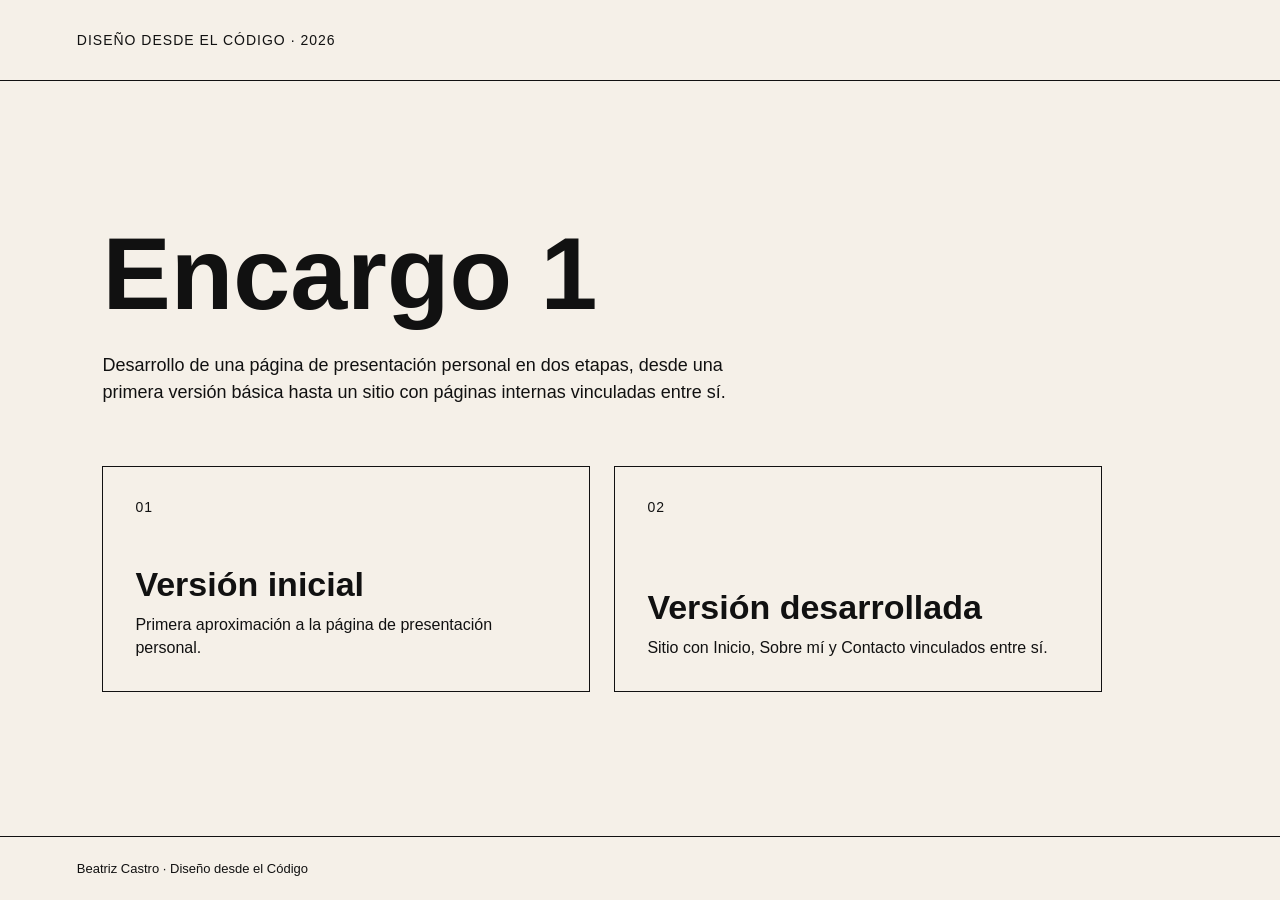
<file: index.html>
<!DOCTYPE html>
<html lang="es">
<head>
  <meta charset="UTF-8">
  <meta name="viewport" content="width=device-width, initial-scale=1.0">
  <title>Encargo 1 · Diseño desde el Código</title>

  <style>
    * {
      box-sizing: border-box;
      margin: 0;
      padding: 0;
    }

    body {
      font-family: Arial, Helvetica, sans-serif;
      background: #f5f0e8;
      color: #111;
      min-height: 100vh;
      display: flex;
      flex-direction: column;
    }

    header {
      padding: 32px 6%;
      border-bottom: 1px solid #111;
    }

    header p {
      font-size: 14px;
      text-transform: uppercase;
      letter-spacing: 1px;
    }

    main {
      flex: 1;
      display: flex;
      flex-direction: column;
      justify-content: center;
      padding: 8%;
    }

    h1 {
      font-size: clamp(48px, 8vw, 110px);
      line-height: 0.95;
      font-weight: 700;
      margin-bottom: 30px;
    }

    .bajada {
      max-width: 650px;
      font-size: 18px;
      line-height: 1.5;
      margin-bottom: 60px;
    }

    .versiones {
      display: grid;
      grid-template-columns: repeat(2, 1fr);
      gap: 24px;
      max-width: 1000px;
    }

    .version {
      border: 1px solid #111;
      padding: 32px;
      text-decoration: none;
      color: #111;
      min-height: 220px;
      display: flex;
      flex-direction: column;
      justify-content: space-between;
      transition: 0.2s ease;
    }

    .version:hover {
      background: #111;
      color: #f5f0e8;
    }

    .numero {
      font-size: 14px;
      text-transform: uppercase;
      letter-spacing: 1px;
    }

    .version h2 {
      font-size: 34px;
      margin-top: 50px;
    }

    .version p {
      margin-top: 10px;
      line-height: 1.4;
    }

    footer {
      padding: 24px 6%;
      font-size: 13px;
      border-top: 1px solid #111;
    }

    @media (max-width: 700px) {
      .versiones {
        grid-template-columns: 1fr;
      }

      main {
        padding: 60px 6%;
      }

      h1 {
        font-size: 54px;
      }
    }
  </style>
</head>

<body>

  <header>
    <p>Diseño desde el Código · 2026</p>
  </header>

  <main>

    <h1>Encargo 1</h1>

    <p class="bajada">
      Desarrollo de una página de presentación personal en dos etapas,
      desde una primera versión básica hasta un sitio con páginas internas
      vinculadas entre sí.
    </p>

    <section class="versiones">

      <a href="version-1/" class="version">
        <span class="numero">01</span>

        <div>
          <h2>Versión inicial</h2>
          <p>Primera aproximación a la página de presentación personal.</p>
        </div>
      </a>

      <a href="version-2/" class="version">
        <span class="numero">02</span>

        <div>
          <h2>Versión desarrollada</h2>
          <p>Sitio con Inicio, Sobre mí y Contacto vinculados entre sí.</p>
        </div>
      </a>

    </section>

  </main>

  <footer>
    Beatriz Castro · Diseño desde el Código
  </footer>

</body>
</html>
</file>
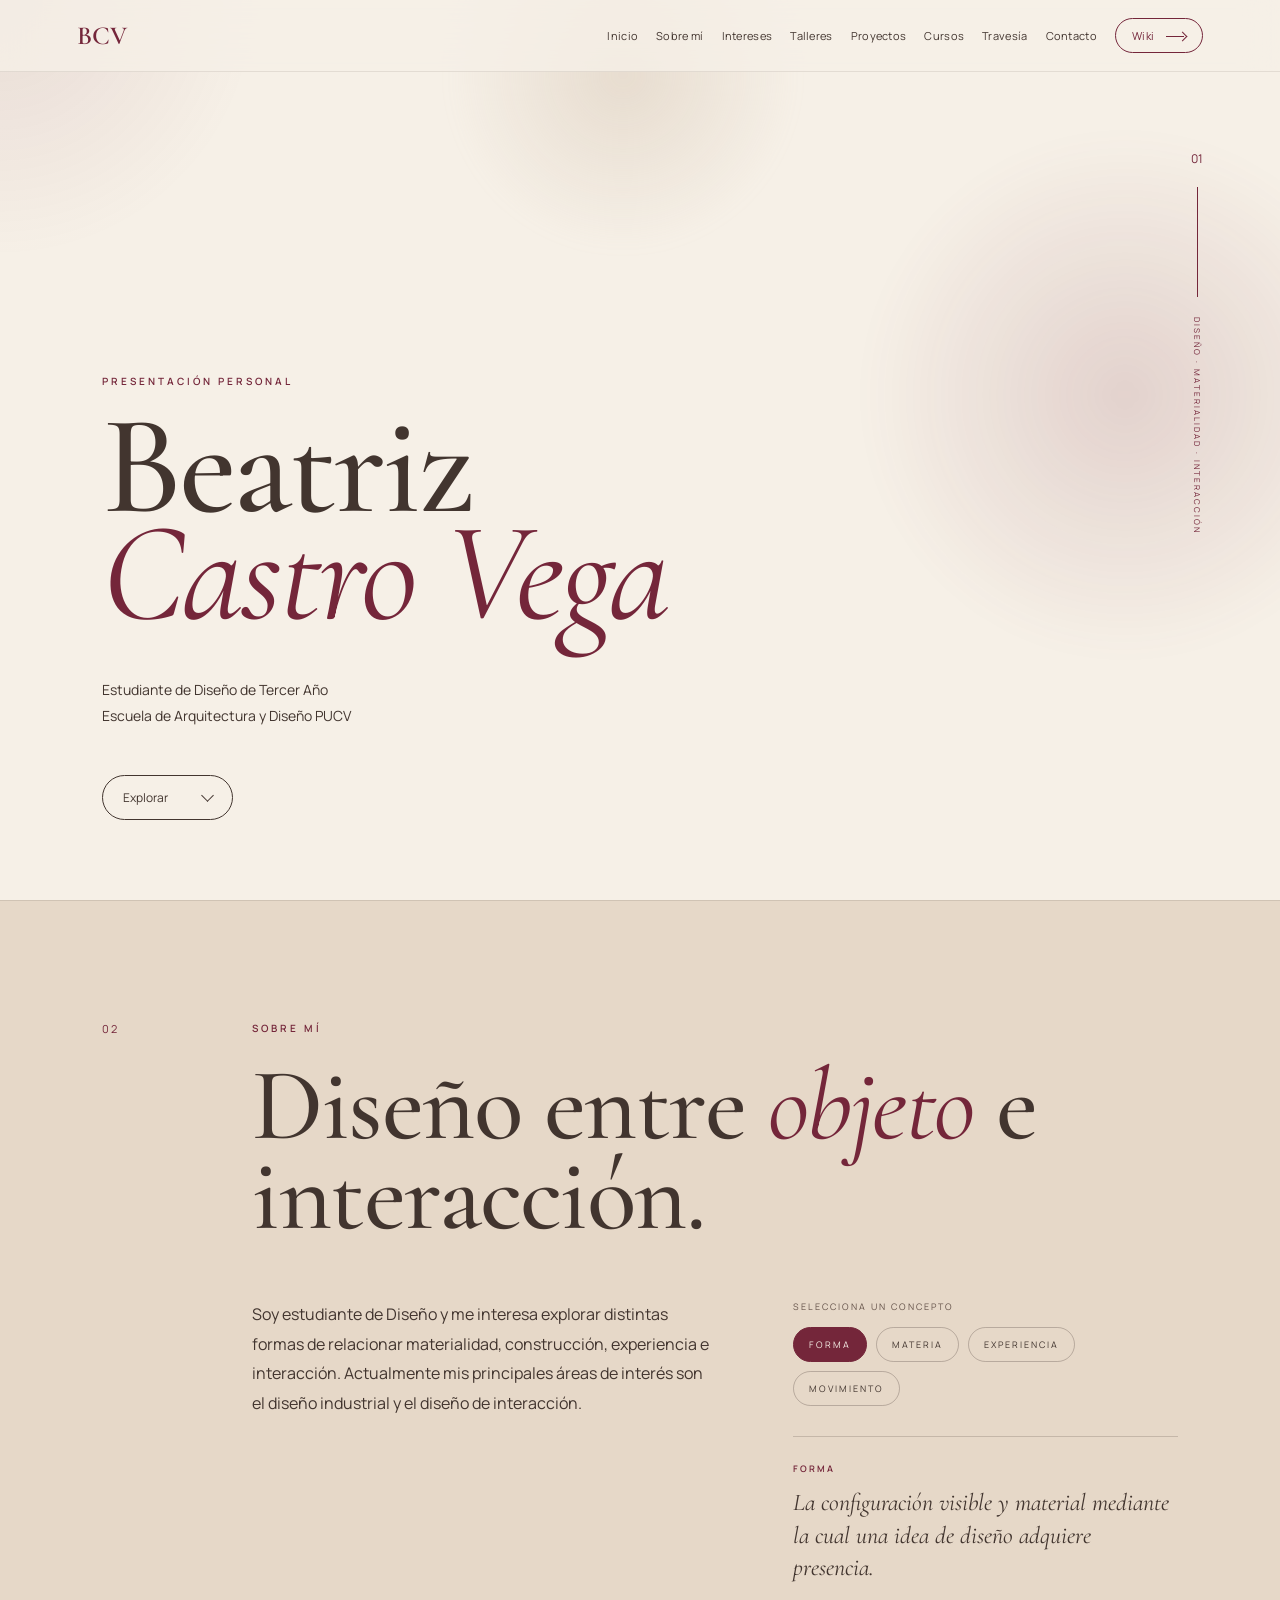
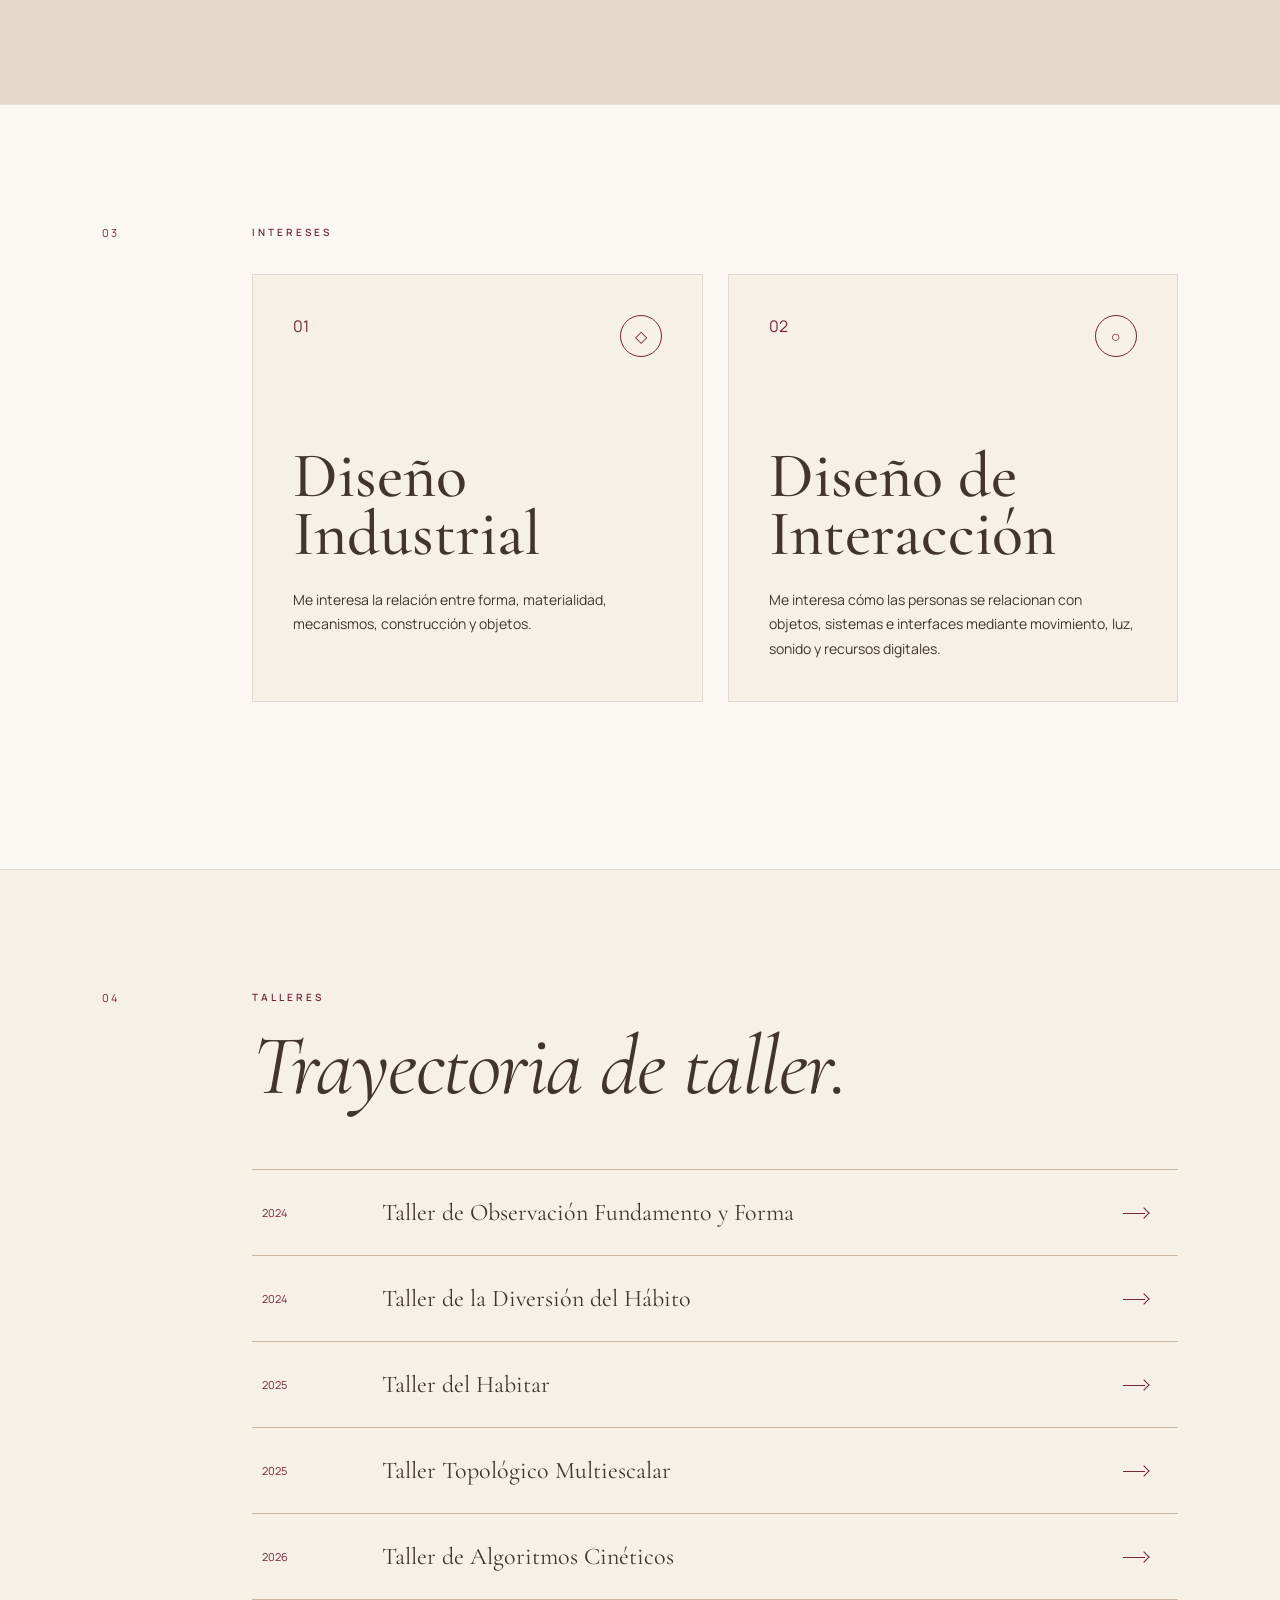
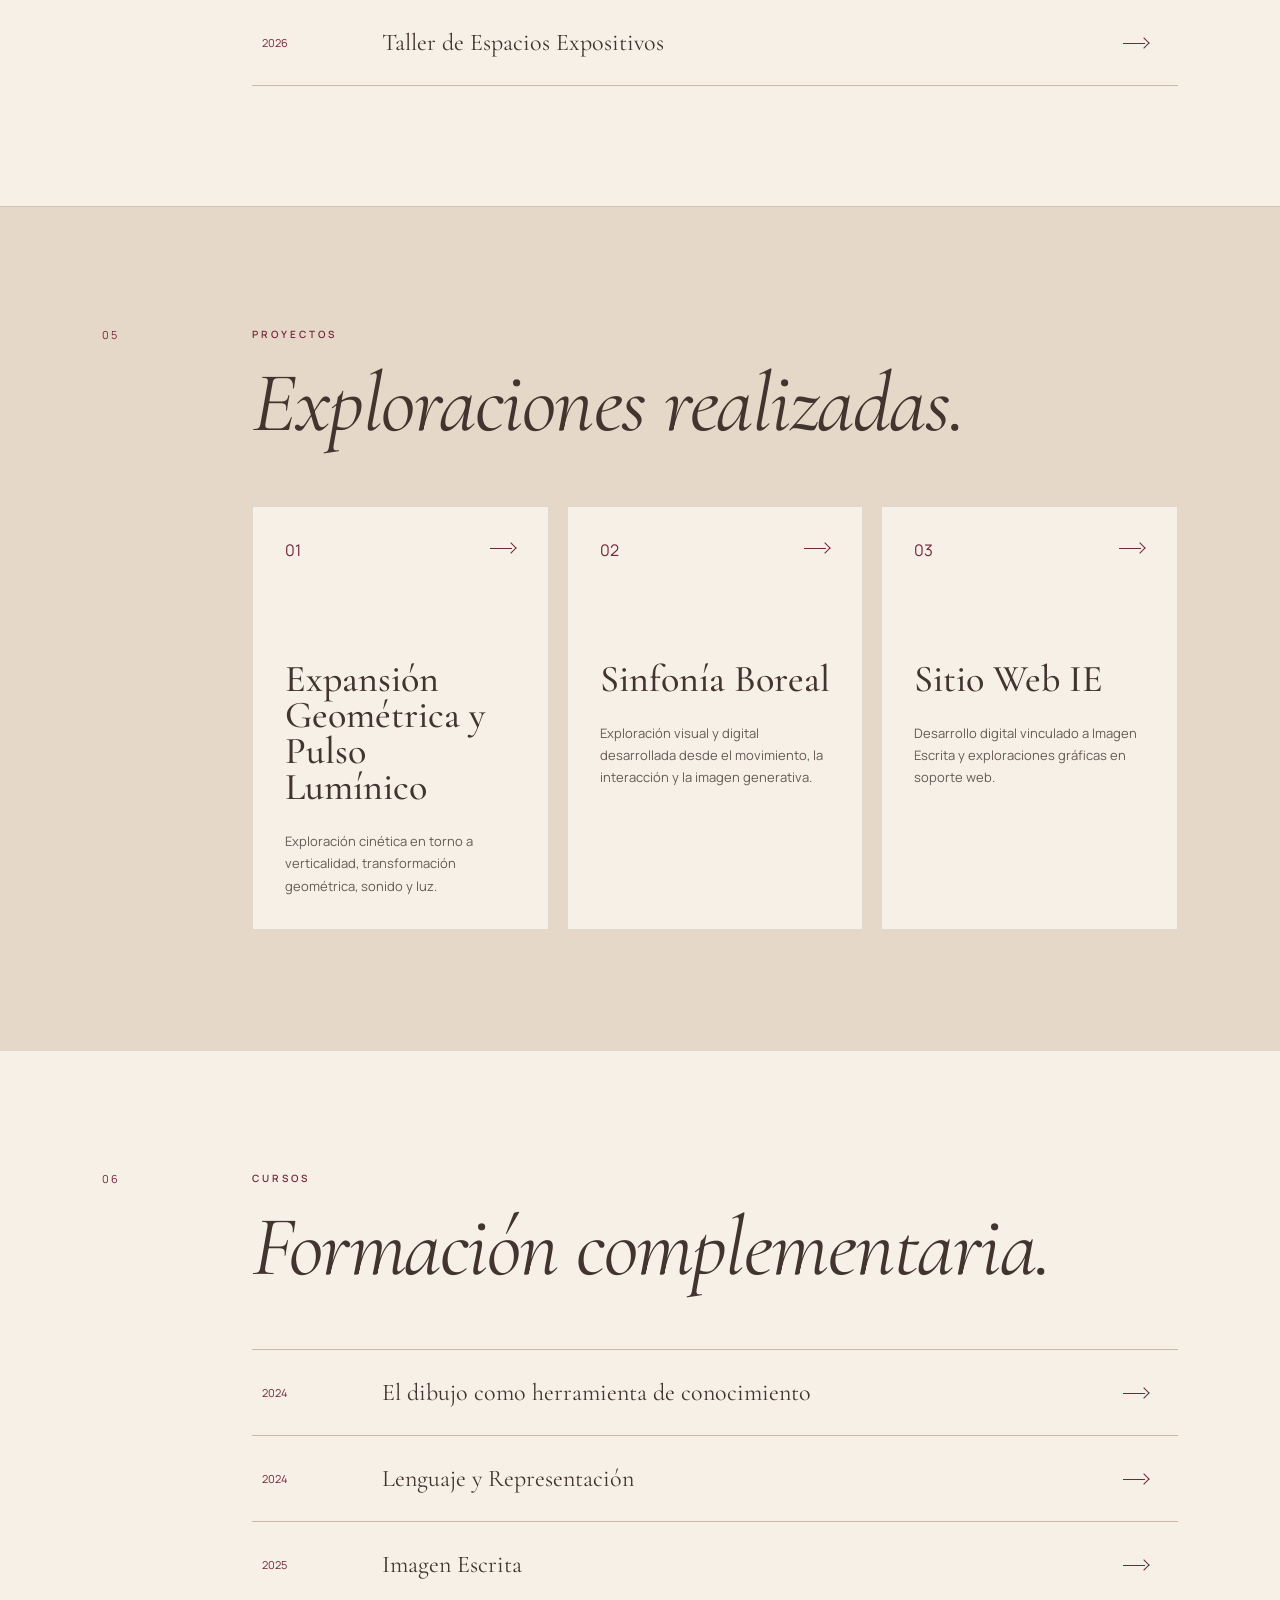
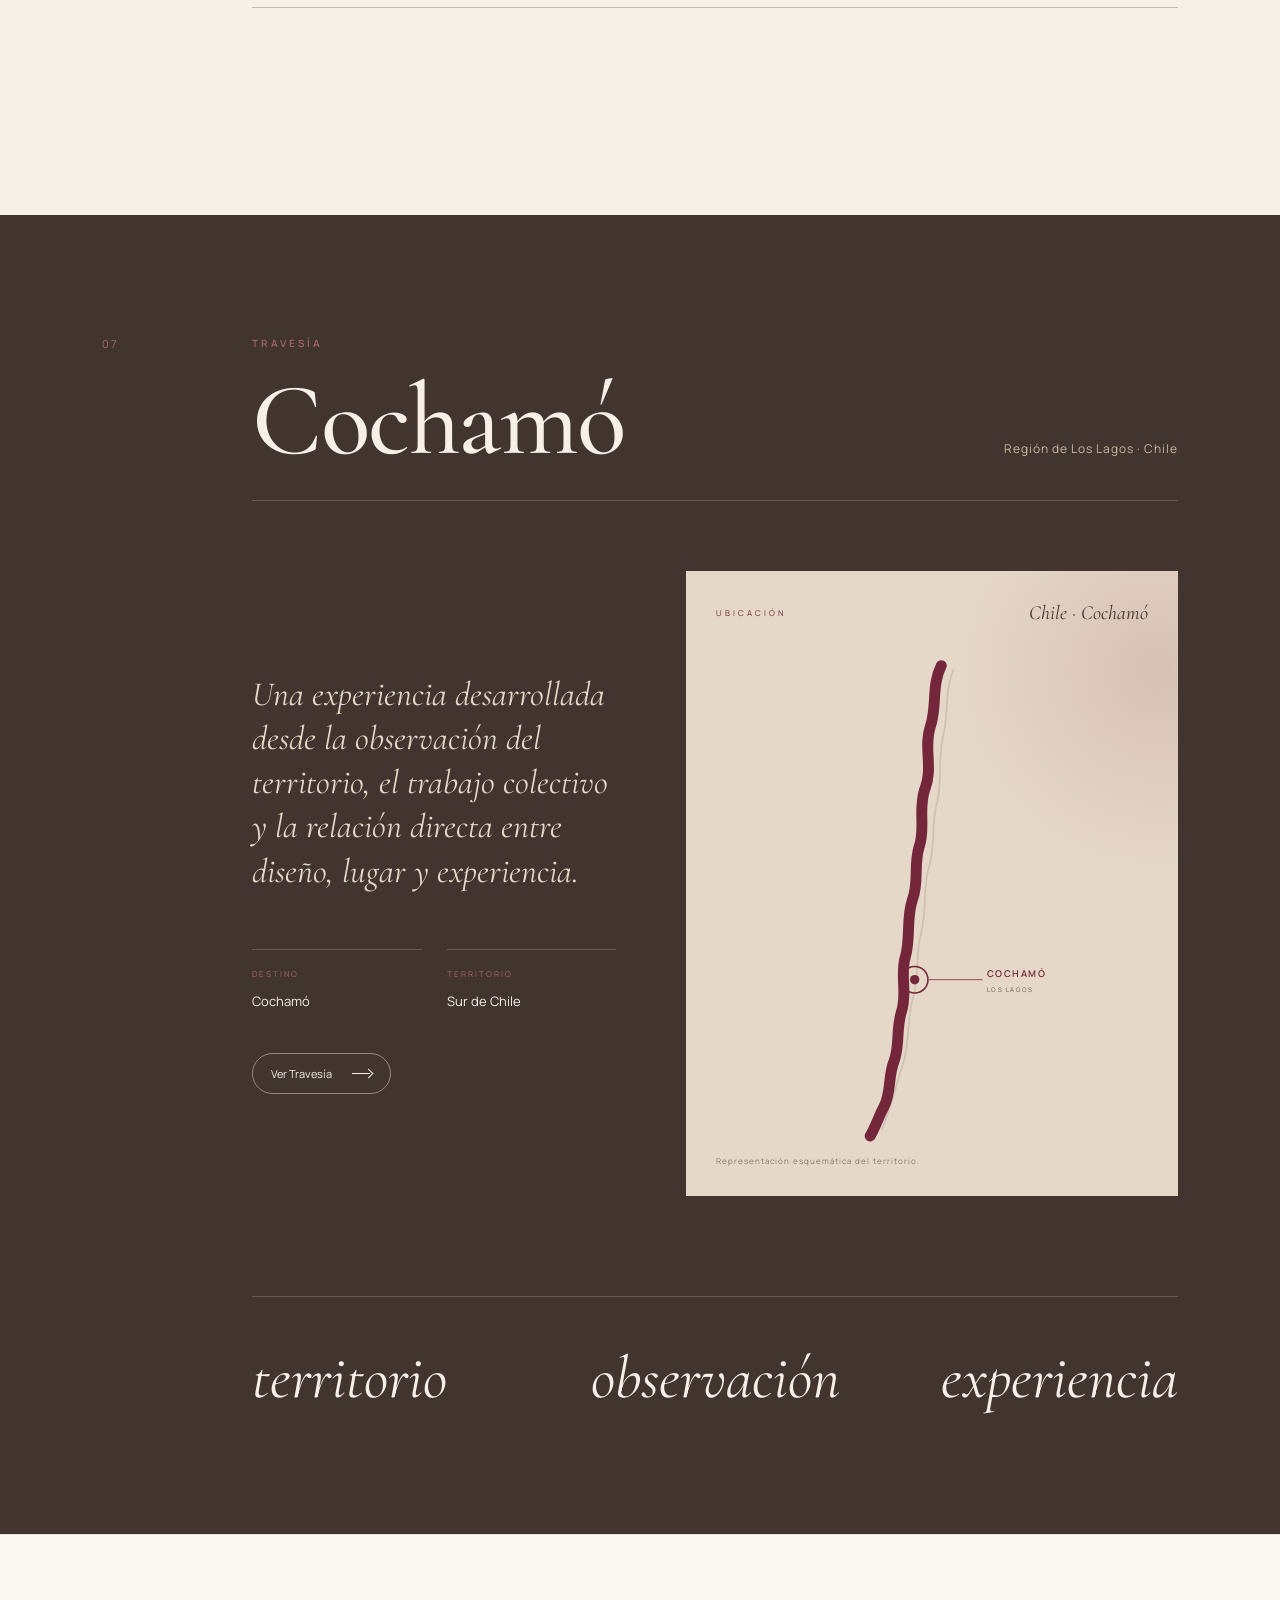
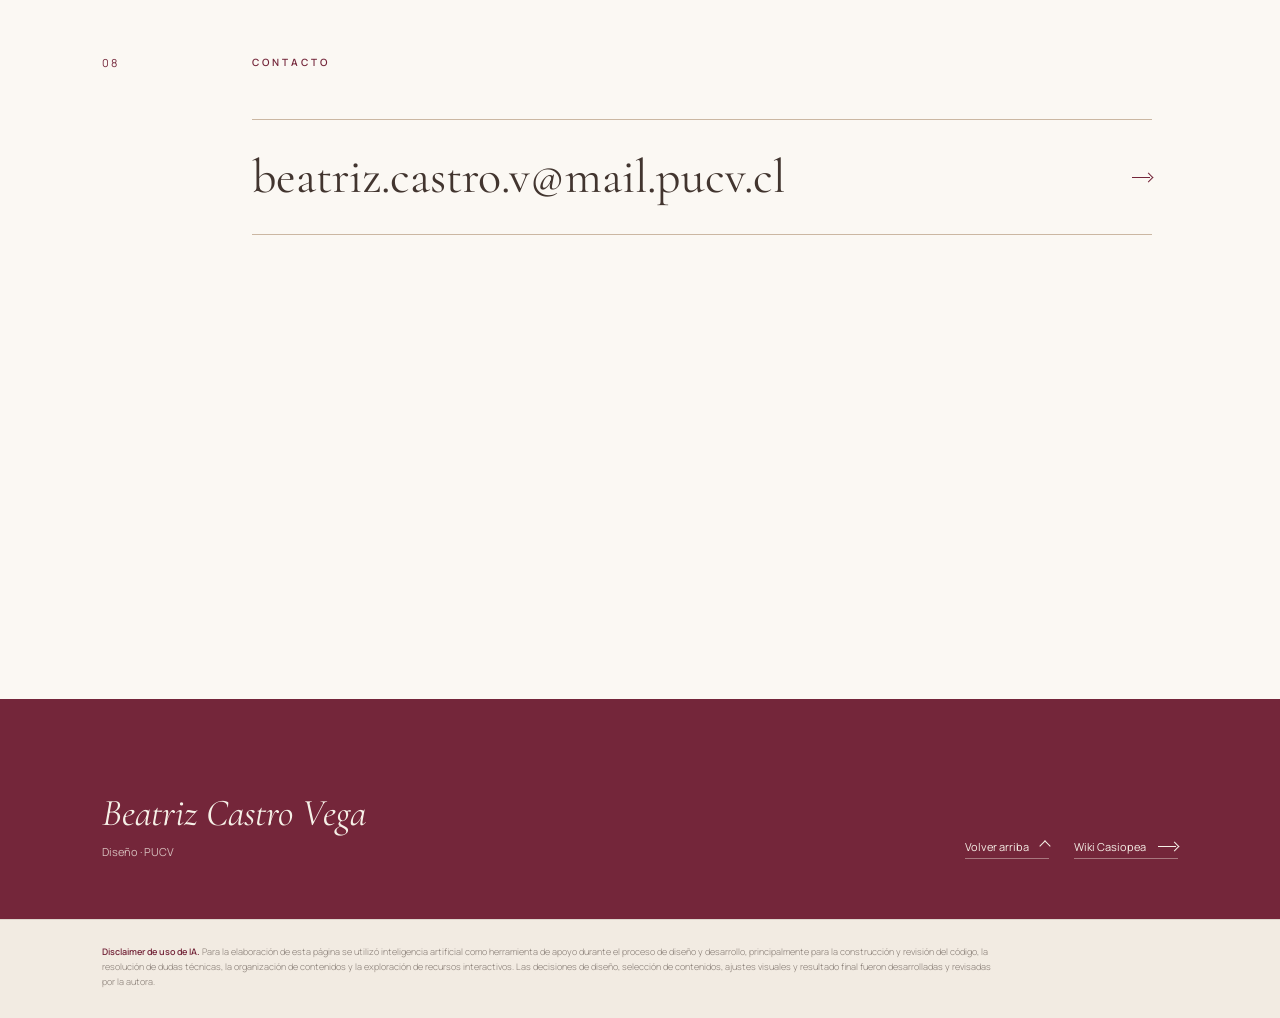
<file: version-1/index.html>
<!DOCTYPE html>
<html lang="es">

<head>
  <meta charset="UTF-8">
  <meta name="viewport" content="width=device-width, initial-scale=1.0">

  <title>Beatriz Castro Vega</title>

  <link rel="stylesheet" href="style.css">
</head>

<body>

  <!-- LUZ INTERACTIVA -->
  <div class="cursor-light"></div>


  <!-- NAVEGACIÓN -->
  <nav class="navbar">

    <a href="#inicio" class="nav-name">
      BCV
    </a>

    <div class="nav-links">

      <a href="#inicio">Inicio</a>
      <a href="#sobre-mi">Sobre mí</a>
      <a href="#intereses">Intereses</a>
      <a href="#talleres">Talleres</a>
      <a href="#proyectos">Proyectos</a>
      <a href="#cursos">Cursos</a>
      <a href="#travesia">Travesía</a>
      <a href="#contacto">Contacto</a>

      <a
        href="https://wiki.ead.pucv.cl/Beatriz_Castro_Vega"
        target="_blank"
        class="wiki-button"
      >
        <span>Wiki</span>
        <span class="line-arrow"></span>
      </a>

    </div>

  </nav>


  <main>


    <!-- PORTADA -->

    <header class="hero" id="inicio">

      <div class="hero-decoration decoration-one"></div>
      <div class="hero-decoration decoration-two"></div>

      <div class="hero-content reveal">

        <p class="eyebrow">
          PRESENTACIÓN PERSONAL
        </p>

        <h1>
          Beatriz
          <span>Castro Vega</span>
        </h1>

        <div class="hero-info">

          <p>
            Estudiante de Diseño de Tercer Año
          </p>

          <p>
            Escuela de Arquitectura y Diseño PUCV
          </p>

        </div>

        <a href="#sobre-mi" class="explore-button">

          <span>Explorar</span>

          <span class="down-arrow"></span>

        </a>

      </div>


      <div class="hero-side">

        <span>01</span>

        <div class="vertical-line"></div>

        <p>
          DISEÑO · MATERIALIDAD · INTERACCIÓN
        </p>

      </div>

    </header>



    <!-- SOBRE MÍ -->

    <section class="section about" id="sobre-mi">

      <div class="section-number reveal">
        02
      </div>


      <div class="section-content reveal">

        <p class="eyebrow">
          SOBRE MÍ
        </p>

        <h2>
          Diseño entre
          <em>objeto</em>
          e interacción.
        </h2>


        <div class="about-layout">

          <div class="about-text">

            <p class="body-text">
              Soy estudiante de Diseño y me interesa explorar distintas
              formas de relacionar materialidad, construcción, experiencia
              e interacción. Actualmente mis principales áreas de interés
              son el diseño industrial y el diseño de interacción.
            </p>

          </div>


          <div class="concept-area">

            <p class="concept-instruction">
              Selecciona un concepto
            </p>


            <div class="about-words">

              <button
                class="concept-button active"
                data-concept="forma"
              >
                FORMA
              </button>


              <button
                class="concept-button"
                data-concept="materia"
              >
                MATERIA
              </button>


              <button
                class="concept-button"
                data-concept="experiencia"
              >
                EXPERIENCIA
              </button>


              <button
                class="concept-button"
                data-concept="movimiento"
              >
                MOVIMIENTO
              </button>

            </div>


            <div
              class="concept-description"
              id="concept-description"
            >

              <span id="concept-title">
                FORMA
              </span>

              <p id="concept-text">
                La configuración visible y material mediante la cual
                una idea de diseño adquiere presencia.
              </p>

            </div>

          </div>

        </div>

      </div>

    </section>



    <!-- INTERESES -->

    <section class="section interests" id="intereses">

      <div class="section-number reveal">
        03
      </div>


      <div class="section-content">

        <p class="eyebrow reveal">
          INTERESES
        </p>


        <div class="interest-grid">


          <article class="interest-card reveal">

            <div class="interest-top">

              <span>
                01
              </span>

              <div class="interest-icon">
                ◇
              </div>

            </div>


            <h3>
              Diseño
              <br>
              Industrial
            </h3>


            <p>
              Me interesa la relación entre forma, materialidad,
              mecanismos, construcción y objetos.
            </p>


            <div class="card-line"></div>

          </article>



          <article class="interest-card reveal">

            <div class="interest-top">

              <span>
                02
              </span>

              <div class="interest-icon">
                ○
              </div>

            </div>


            <h3>
              Diseño de
              <br>
              Interacción
            </h3>


            <p>
              Me interesa cómo las personas se relacionan con objetos,
              sistemas e interfaces mediante movimiento, luz,
              sonido y recursos digitales.
            </p>


            <div class="card-line"></div>

          </article>


        </div>

      </div>

    </section>



    <!-- TALLERES -->

    <section class="section list-section" id="talleres">

      <div class="section-number reveal">
        04
      </div>


      <div class="section-content">

        <p class="eyebrow reveal">
          TALLERES
        </p>


        <h2 class="small-title reveal">
          Trayectoria de taller.
        </h2>


        <div class="academic-list">


          <a
            class="academic-item reveal"
            href="https://wiki.ead.pucv.cl/Taller_de_Observaci%C3%B3n_Fundamento_y_Forma_2024_S1"
            target="_blank"
          >

            <span class="year">
              2024
            </span>

            <p>
              Taller de Observación Fundamento y Forma
            </p>

            <span class="item-arrow"></span>

          </a>



          <a
            class="academic-item reveal"
            href="https://wiki.ead.pucv.cl/Taller_de_la_Diversi%C3%B3n_del_H%C3%A1bito_2024"
            target="_blank"
          >

            <span class="year">
              2024
            </span>

            <p>
              Taller de la Diversión del Hábito
            </p>

            <span class="item-arrow"></span>

          </a>



          <a
            class="academic-item reveal"
            href="https://wiki.ead.pucv.cl/Taller_del_Habitar_2025"
            target="_blank"
          >

            <span class="year">
              2025
            </span>

            <p>
              Taller del Habitar
            </p>

            <span class="item-arrow"></span>

          </a>



          <a
            class="academic-item reveal"
            href="https://wiki.ead.pucv.cl/Taller_Topol%C3%B3gico_Multiescalar_1S_2025"
            target="_blank"
          >

            <span class="year">
              2025
            </span>

            <p>
              Taller Topológico Multiescalar
            </p>

            <span class="item-arrow"></span>

          </a>



          <a
            class="academic-item reveal"
            href="https://wiki.ead.pucv.cl/Taller_de_Algoritmos_Cin%C3%A9ticos_2026"
            target="_blank"
          >

            <span class="year">
              2026
            </span>

            <p>
              Taller de Algoritmos Cinéticos
            </p>

            <span class="item-arrow"></span>

          </a>



          <a
            class="academic-item reveal"
            href="https://wiki.ead.pucv.cl/Taller_de_Espacios_Expositivos_2026"
            target="_blank"
          >

            <span class="year">
              2026
            </span>

            <p>
              Taller de Espacios Expositivos
            </p>

            <span class="item-arrow"></span>

          </a>


        </div>

      </div>

    </section>



    <!-- PROYECTOS -->

    <section
      class="section projects-section"
      id="proyectos"
    >

      <div class="section-number reveal">
        05
      </div>


      <div class="section-content">

        <p class="eyebrow reveal">
          PROYECTOS
        </p>


        <h2 class="small-title reveal">
          Exploraciones realizadas.
        </h2>


        <div class="project-grid">


          <a
            href="https://wiki.ead.pucv.cl/Beatriz_Castro_/_Expansi%C3%B3n_Geom%C3%A9trica_Y_Pulso_Lum%C3%ADnico_En_Torno_A_Una_Vertical"
            target="_blank"
            class="project-card reveal"
          >

            <div class="project-top">

              <span>
                01
              </span>

              <span class="item-arrow"></span>

            </div>


            <h3>
              Expansión Geométrica y Pulso Lumínico
            </h3>


            <p>
              Exploración cinética en torno a verticalidad,
              transformación geométrica, sonido y luz.
            </p>

          </a>



          <a
            href="https://wiki.ead.pucv.cl/Sinfon%C3%ADa_Boreal_-_Exposici%C3%B3n_IE_2025"
            target="_blank"
            class="project-card reveal"
          >

            <div class="project-top">

              <span>
                02
              </span>

              <span class="item-arrow"></span>

            </div>


            <h3>
              Sinfonía Boreal
            </h3>


            <p>
              Exploración visual y digital desarrollada
              desde el movimiento, la interacción
              y la imagen generativa.
            </p>

          </a>



          <a
            href="https://wiki.ead.pucv.cl/Sitio_Web_IE_-_Beatriz_Castro_Vega"
            target="_blank"
            class="project-card reveal"
          >

            <div class="project-top">

              <span>
                03
              </span>

              <span class="item-arrow"></span>

            </div>


            <h3>
              Sitio Web IE
            </h3>


            <p>
              Desarrollo digital vinculado a Imagen Escrita
              y exploraciones gráficas en soporte web.
            </p>

          </a>


        </div>

      </div>

    </section>



    <!-- CURSOS -->

    <section
      class="section courses-section"
      id="cursos"
    >

      <div class="section-number reveal">
        06
      </div>


      <div class="section-content">

        <p class="eyebrow reveal">
          CURSOS
        </p>


        <h2 class="small-title reveal">
          Formación complementaria.
        </h2>


        <div class="academic-list">


          <a
            href="https://wiki.ead.pucv.cl/El_dibujo_como_herramienta_de_conocimiento_2S_2024"
            target="_blank"
            class="academic-item reveal"
          >

            <span class="year">
              2024
            </span>

            <p>
              El dibujo como herramienta de conocimiento
            </p>

            <span class="item-arrow"></span>

          </a>



          <a
            href="https://wiki.ead.pucv.cl/Lenguaje_y_Representaci%C3%B3n_S2_2024"
            target="_blank"
            class="academic-item reveal"
          >

            <span class="year">
              2024
            </span>

            <p>
              Lenguaje y Representación
            </p>

            <span class="item-arrow"></span>

          </a>



          <a
            href="https://wiki.ead.pucv.cl/Imagen_Escrita_2025"
            target="_blank"
            class="academic-item reveal"
          >

            <span class="year">
              2025
            </span>

            <p>
              Imagen Escrita
            </p>

            <span class="item-arrow"></span>

          </a>


        </div>

      </div>

    </section>



    <!-- TRAVESÍA -->

    <section
      class="section travel"
      id="travesia"
    >

      <div class="section-number reveal">
        07
      </div>


      <div class="section-content">

        <p class="eyebrow reveal">
          TRAVESÍA
        </p>


        <div class="travel-heading reveal">

          <h2>
            Cochamó
          </h2>

          <p>
            Región de Los Lagos · Chile
          </p>

        </div>



        <div class="travel-grid">


          <div class="travel-description reveal">

            <p>
              Una experiencia desarrollada desde la observación
              del territorio, el trabajo colectivo y la relación
              directa entre diseño, lugar y experiencia.
            </p>


            <div class="travel-data">

              <div>

                <span>
                  DESTINO
                </span>

                <strong>
                  Cochamó
                </strong>

              </div>


              <div>

                <span>
                  TERRITORIO
                </span>

                <strong>
                  Sur de Chile
                </strong>

              </div>

            </div>


            <a
              href="https://wiki.ead.pucv.cl/Traves%C3%ADa_Cocham%C3%B3"
              target="_blank"
              class="travel-button"
            >

              <span>
                Ver Travesía
              </span>

              <span class="line-arrow"></span>

            </a>

          </div>



          <!-- MAPA -->

          <div class="map-card reveal">

            <div class="map-label">

              <span>
                UBICACIÓN
              </span>

              <p>
                Chile · Cochamó
              </p>

            </div>


            <div class="map-wrapper">

              <svg
                class="chile-map"
                viewBox="0 0 260 640"
                role="img"
                aria-label="Representación esquemática de Chile con Cochamó señalado"
              >

                <path
                  class="chile-shape"
                  d="
                  M142 20
                  C129 46 137 73 128 98
                  C119 124 132 151 121 178
                  C112 204 122 227 114 251
                  C106 276 114 297 105 320
                  C97 343 103 369 96 393
                  C89 416 99 440 91 463
                  C84 486 89 505 82 525
                  C73 547 79 565 68 586
                  C62 597 58 610 51 622
                  "
                />


                <path
                  class="map-shadow-line"
                  d="
                  M158 24
                  C145 55 152 84 144 112
                  C137 141 144 169 136 198
                  C129 226 135 250 126 279
                  C118 306 124 334 116 363
                  C108 391 115 419 105 448
                  C98 473 102 501 93 530
                  C84 557 78 586 66 614
                  "
                />


                <circle
                  class="location-ring"
                  cx="108"
                  cy="422"
                  r="17"
                />


                <circle
                  class="location-dot"
                  cx="108"
                  cy="422"
                  r="6"
                />


                <line
                  class="map-guide"
                  x1="126"
                  y1="422"
                  x2="195"
                  y2="422"
                />


                <text
                  x="200"
                  y="418"
                  class="map-place"
                >
                  COCHAMÓ
                </text>


                <text
                  x="200"
                  y="438"
                  class="map-region"
                >
                  LOS LAGOS
                </text>

              </svg>


              <p class="map-note">
                Representación esquemática del territorio.
              </p>

            </div>

          </div>

        </div>



        <div class="travel-phrase reveal">

          <p>
            territorio
          </p>

          <p>
            observación
          </p>

          <p>
            experiencia
          </p>

        </div>


      </div>

    </section>



    <!-- CONTACTO -->

    <section
      class="section contact-section"
      id="contacto"
    >

      <div class="section-number reveal">
        08
      </div>


      <div class="section-content">

        <p class="eyebrow reveal">
          CONTACTO
        </p>


        

        <a
          href="https://mail.google.com/mail/?view=cm&fs=1&to=beatriz.castro.v@mail.pucv.cl"
          target="_blank"
          class="contact-link reveal"
        >

          <span>
            beatriz.castro.v@mail.pucv.cl
          </span>

          <span class="line-arrow"></span>

        </a>

      </div>

    </section>


  </main>



  <!-- FOOTER -->

  <footer class="footer">

    <div>

      <p class="footer-name">
        Beatriz Castro Vega
      </p>

      <p>
        Diseño · PUCV
      </p>

    </div>


    <div class="footer-links">


      <a href="#inicio">

        <span>
          Volver arriba
        </span>

        <span class="up-arrow"></span>

      </a>


      <a
        href="https://wiki.ead.pucv.cl/Beatriz_Castro_Vega"
        target="_blank"
      >

        <span>
          Wiki Casiopea
        </span>

        <span class="line-arrow"></span>

      </a>


    </div>

  </footer>



  <!-- DISCLAIMER IA -->

  <div class="ai-disclaimer">

    <p>
      <strong>Disclaimer de uso de IA.</strong>
      Para la elaboración de esta página se utilizó inteligencia artificial
      como herramienta de apoyo durante el proceso de diseño y desarrollo,
      principalmente para la construcción y revisión del código, la resolución
      de dudas técnicas, la organización de contenidos y la exploración de
      recursos interactivos. Las decisiones de diseño, selección de contenidos,
      ajustes visuales y resultado final fueron desarrolladas y revisadas por
      la autora.
    </p>

  </div>



  <script src="script.js"></script>

</body>

</html>
</file>
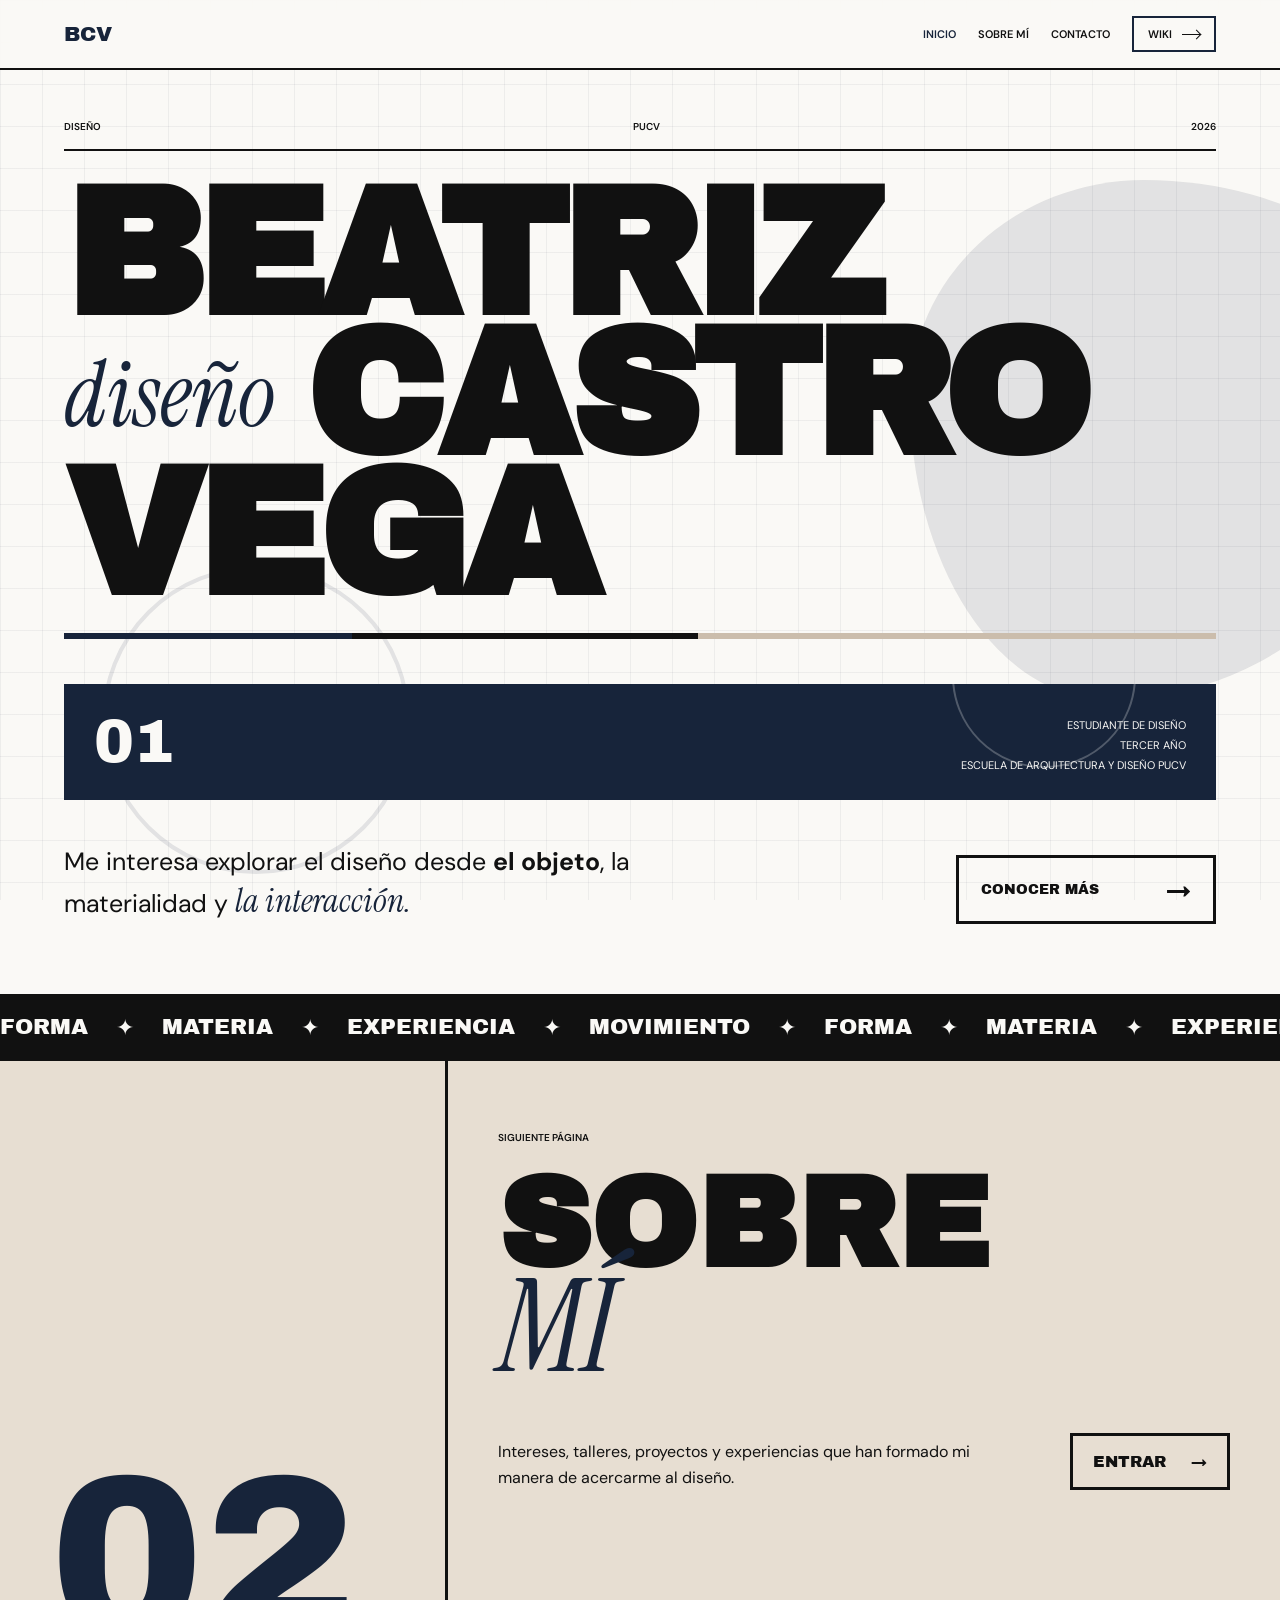
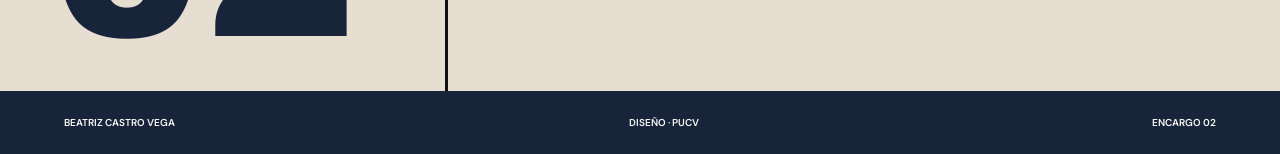
<file: version-2/index.html>
<!DOCTYPE html>
<html lang="es">

<head>
  <meta charset="UTF-8">
  <meta name="viewport" content="width=device-width, initial-scale=1.0">
  <title>Beatriz Castro Vega — Inicio</title>
  <link rel="stylesheet" href="style.css">
</head>

<body class="home-page">

  <nav class="nav">

    <a href="index.html" class="logo">
      BCV
    </a>

    <div class="nav-menu">

      <a href="index.html" class="active">
        INICIO
      </a>

      <a href="sobre-mi.html">
        SOBRE MÍ
      </a>

      <a href="contacto.html">
        CONTACTO
      </a>

      <a
        href="https://wiki.ead.pucv.cl/Beatriz_Castro_Vega"
        target="_blank"
        class="wiki"
      >
        WIKI
        <span class="arrow-line"></span>
      </a>

    </div>

  </nav>


  <main>

    <section class="chunky-hero">

      <div class="hero-meta">
        <span>DISEÑO</span>
        <span>PUCV</span>
        <span>2026</span>
      </div>


      <div class="name-block">

        <h1 class="name-line">
          BEATRIZ
        </h1>


        <div class="name-middle">

          <span class="italic-word">
            diseño
          </span>

          <h1 class="name-line">
            CASTRO
          </h1>

        </div>


        <h1 class="name-line">
          VEGA
        </h1>

      </div>


      <div class="blue-block">

        <span class="blue-number">
          01
        </span>


        <div class="blue-text">

          <p>
            ESTUDIANTE DE DISEÑO
          </p>

          <p>
            TERCER AÑO
          </p>

          <p>
            ESCUELA DE ARQUITECTURA Y DISEÑO PUCV
          </p>

        </div>

      </div>


      <div class="hero-bottom">

        <p class="intro-text">
          Me interesa explorar el diseño desde
          <strong>el objeto</strong>,
          la materialidad y
          <em>la interacción.</em>
        </p>


        <a
          href="sobre-mi.html"
          class="big-button"
        >

          <span>
            CONOCER MÁS
          </span>

          <span class="big-arrow">
            →
          </span>

        </a>

      </div>

    </section>


    <section class="moving-strip">

      <div class="moving-text">

        <span>FORMA</span>
        <span>✦</span>

        <span>MATERIA</span>
        <span>✦</span>

        <span>EXPERIENCIA</span>
        <span>✦</span>

        <span>MOVIMIENTO</span>
        <span>✦</span>

        <span>FORMA</span>
        <span>✦</span>

        <span>MATERIA</span>
        <span>✦</span>

        <span>EXPERIENCIA</span>
        <span>✦</span>

        <span>MOVIMIENTO</span>

      </div>

    </section>


    <section class="home-next">

      <div class="next-left">

        <span class="huge-number">
          02
        </span>

      </div>


      <div class="next-right">

        <p class="small-label">
          SIGUIENTE PÁGINA
        </p>


        <h2>
          SOBRE
          <span>MÍ</span>
        </h2>


        <div class="next-info">

          <p>
            Intereses, talleres, proyectos y experiencias
            que han formado mi manera de acercarme al diseño.
          </p>


          <a
            href="sobre-mi.html"
            class="square-button"
          >
            ENTRAR
            <span>→</span>
          </a>

        </div>

      </div>

    </section>

  </main>


  <footer class="chunky-footer">

    <span>
      BEATRIZ CASTRO VEGA
    </span>

    <span>
      DISEÑO · PUCV
    </span>

    <span>
      ENCARGO 02
    </span>

  </footer>


  <script src="script.js"></script>

</body>

</html>
</file>
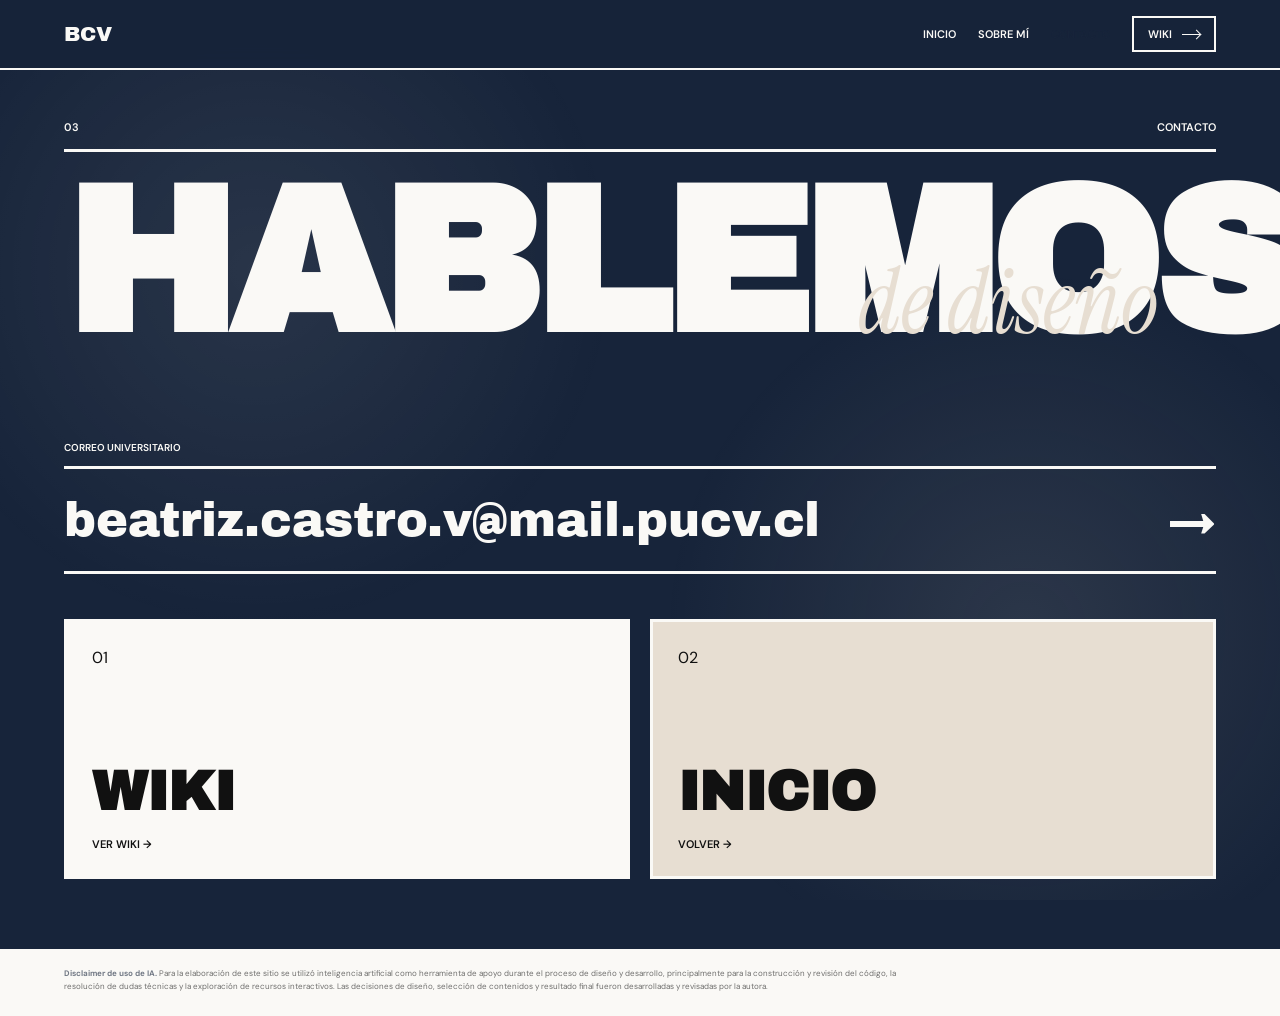
<file: version-2/contacto.html>
<!DOCTYPE html>
<html lang="es">

<head>
  <meta charset="UTF-8">
  <meta name="viewport" content="width=device-width, initial-scale=1.0">
  <title>Beatriz Castro Vega — Contacto</title>
  <link rel="stylesheet" href="style.css">
</head>

<body class="contact-page">

  <nav class="nav nav-dark">

    <a href="index.html" class="logo">
      BCV
    </a>

    <div class="nav-menu">

      <a href="index.html">
        INICIO
      </a>

      <a href="sobre-mi.html">
        SOBRE MÍ
      </a>

      <a href="contacto.html" class="active">
        CONTACTO
      </a>

      <a
        href="https://wiki.ead.pucv.cl/Beatriz_Castro_Vega"
        target="_blank"
        class="wiki wiki-light"
      >
        WIKI
        <span class="arrow-line"></span>
      </a>

    </div>

  </nav>


  <main class="contact-main">

    <section class="contact-chunky">

      <div class="contact-top">

        <span>
          03
        </span>

        <p>
          CONTACTO
        </p>

      </div>


      <div class="contact-title-wrap">

        <h1>
          HABLEMOS
        </h1>


        <span class="contact-script">
          de diseño
        </span>

      </div>


      <div class="contact-email-block">

        <p>
          CORREO UNIVERSITARIO
        </p>


        <a
          href="https://mail.google.com/mail/?view=cm&fs=1&to=beatriz.castro.v@mail.pucv.cl"
          target="_blank"
        >

          beatriz.castro.v@mail.pucv.cl

          <span>
            →
          </span>

        </a>

      </div>


      <div class="contact-bottom-grid">

        <div class="contact-box light-box">

          <span>
            01
          </span>


          <h2>
            WIKI
          </h2>


          <a
            href="https://wiki.ead.pucv.cl/Beatriz_Castro_Vega"
            target="_blank"
          >
            VER WIKI →
          </a>

        </div>


        <div class="contact-box beige-box">

          <span>
            02
          </span>


          <h2>
            INICIO
          </h2>


          <a href="index.html">
            VOLVER →
          </a>

        </div>

      </div>

    </section>

  </main>


  <div class="ai-disclaimer">

    <p>
      <strong>Disclaimer de uso de IA.</strong>
      Para la elaboración de este sitio se utilizó inteligencia artificial
      como herramienta de apoyo durante el proceso de diseño y desarrollo,
      principalmente para la construcción y revisión del código,
      la resolución de dudas técnicas y la exploración de recursos interactivos.
      Las decisiones de diseño, selección de contenidos y resultado final
      fueron desarrolladas y revisadas por la autora.
    </p>

  </div>


  <script src="script.js"></script>

</body>

</html>
</file>
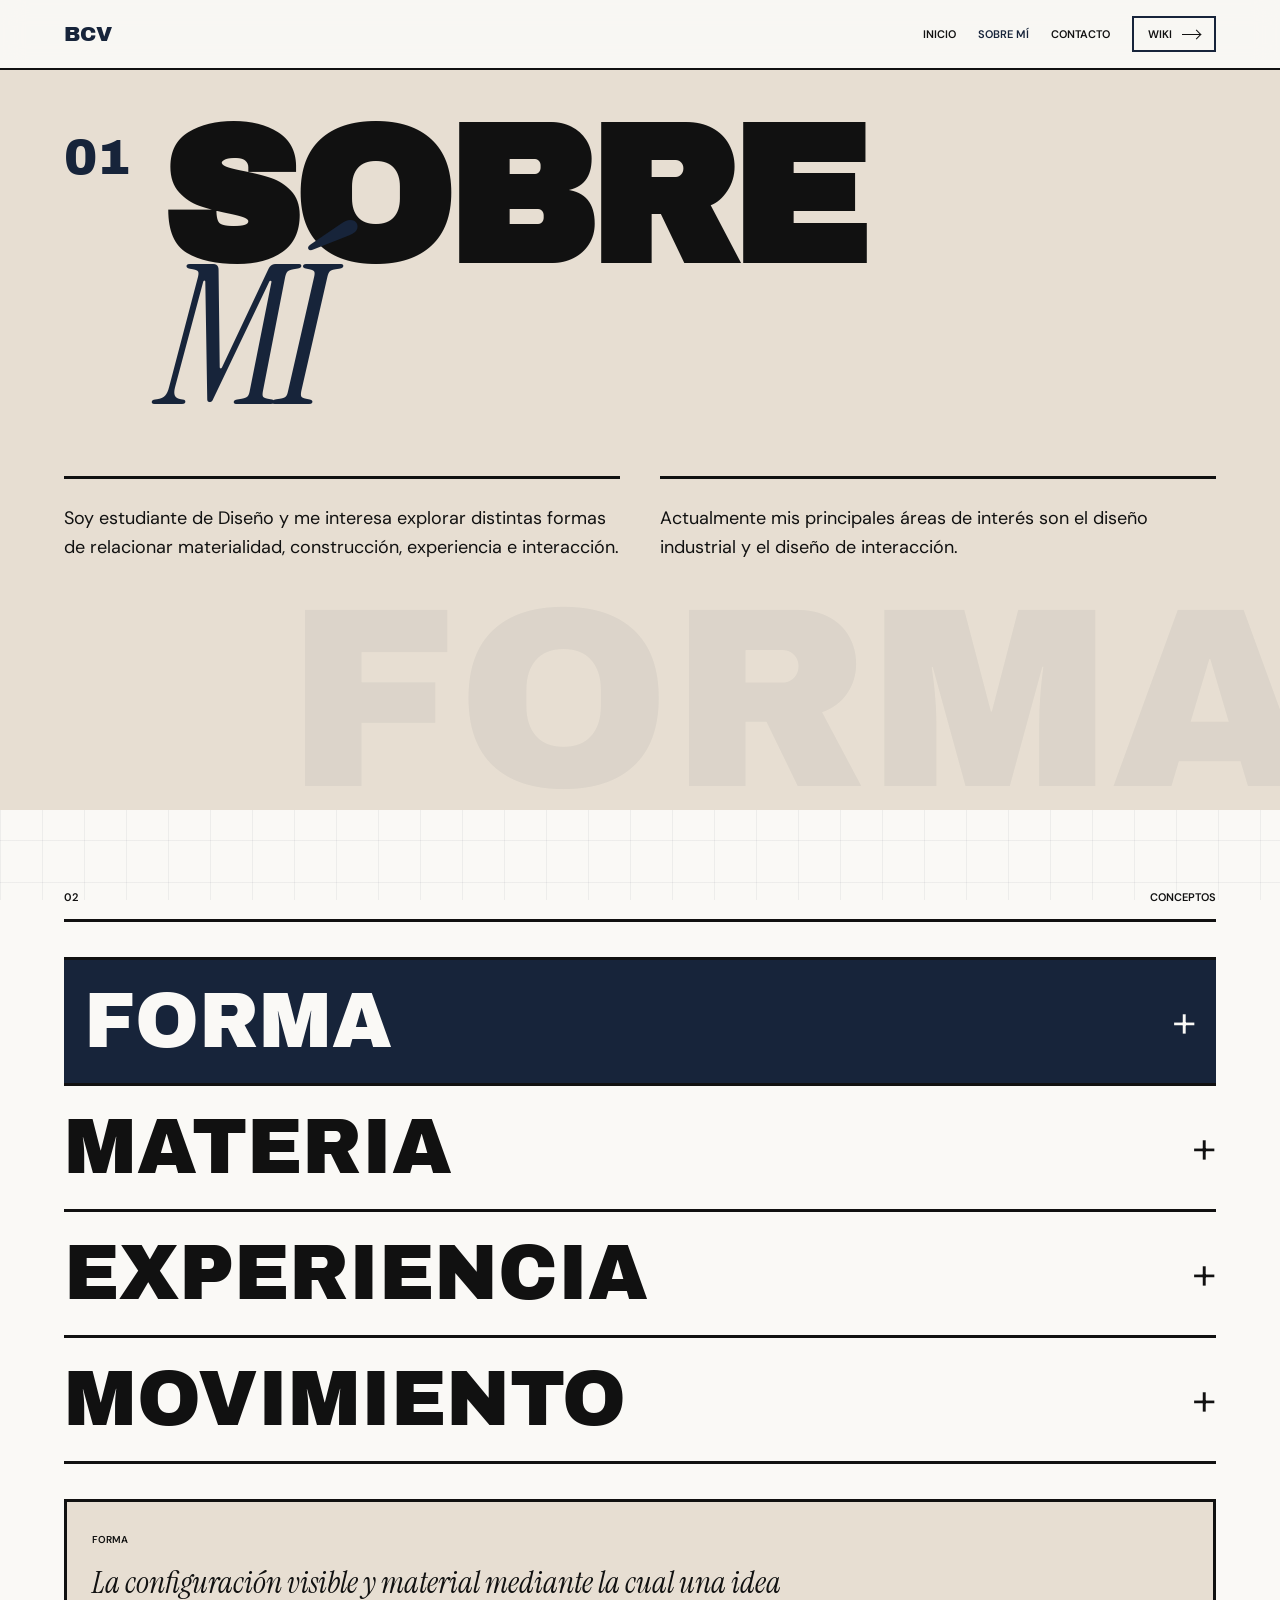
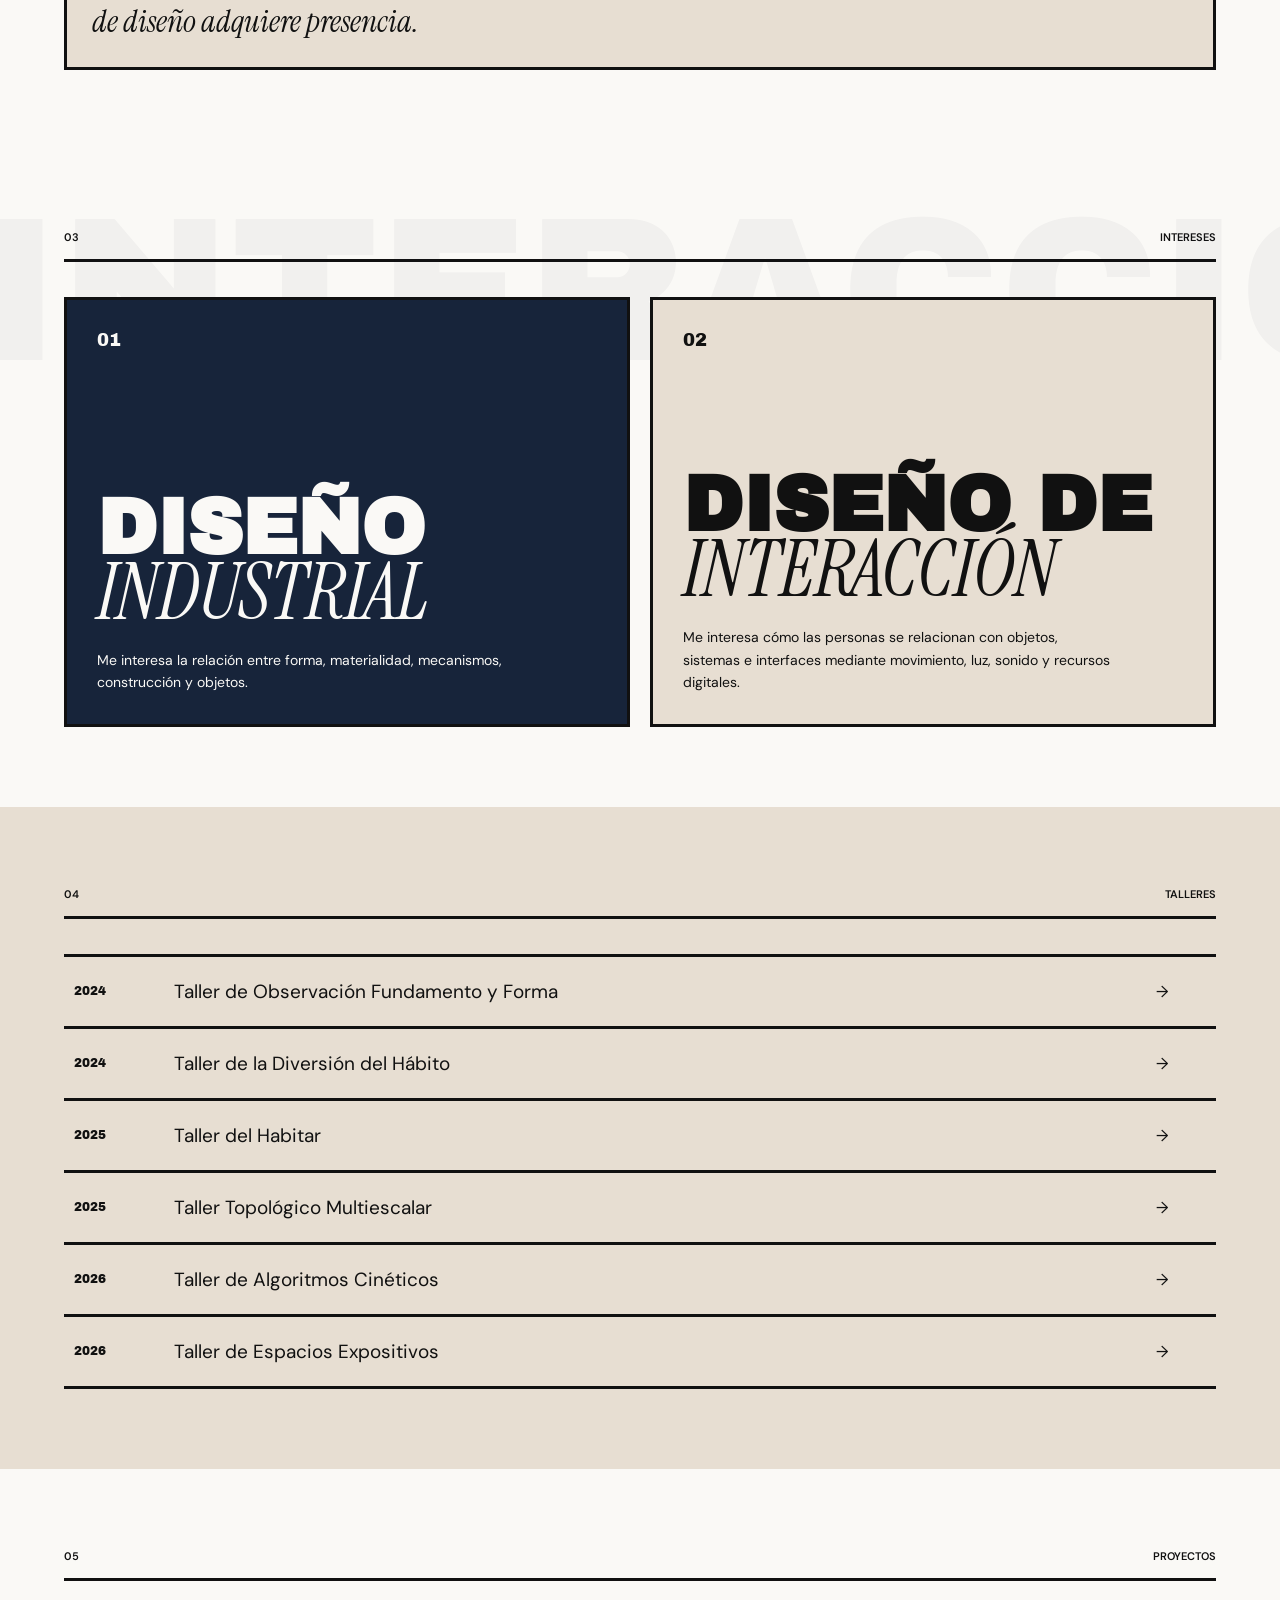
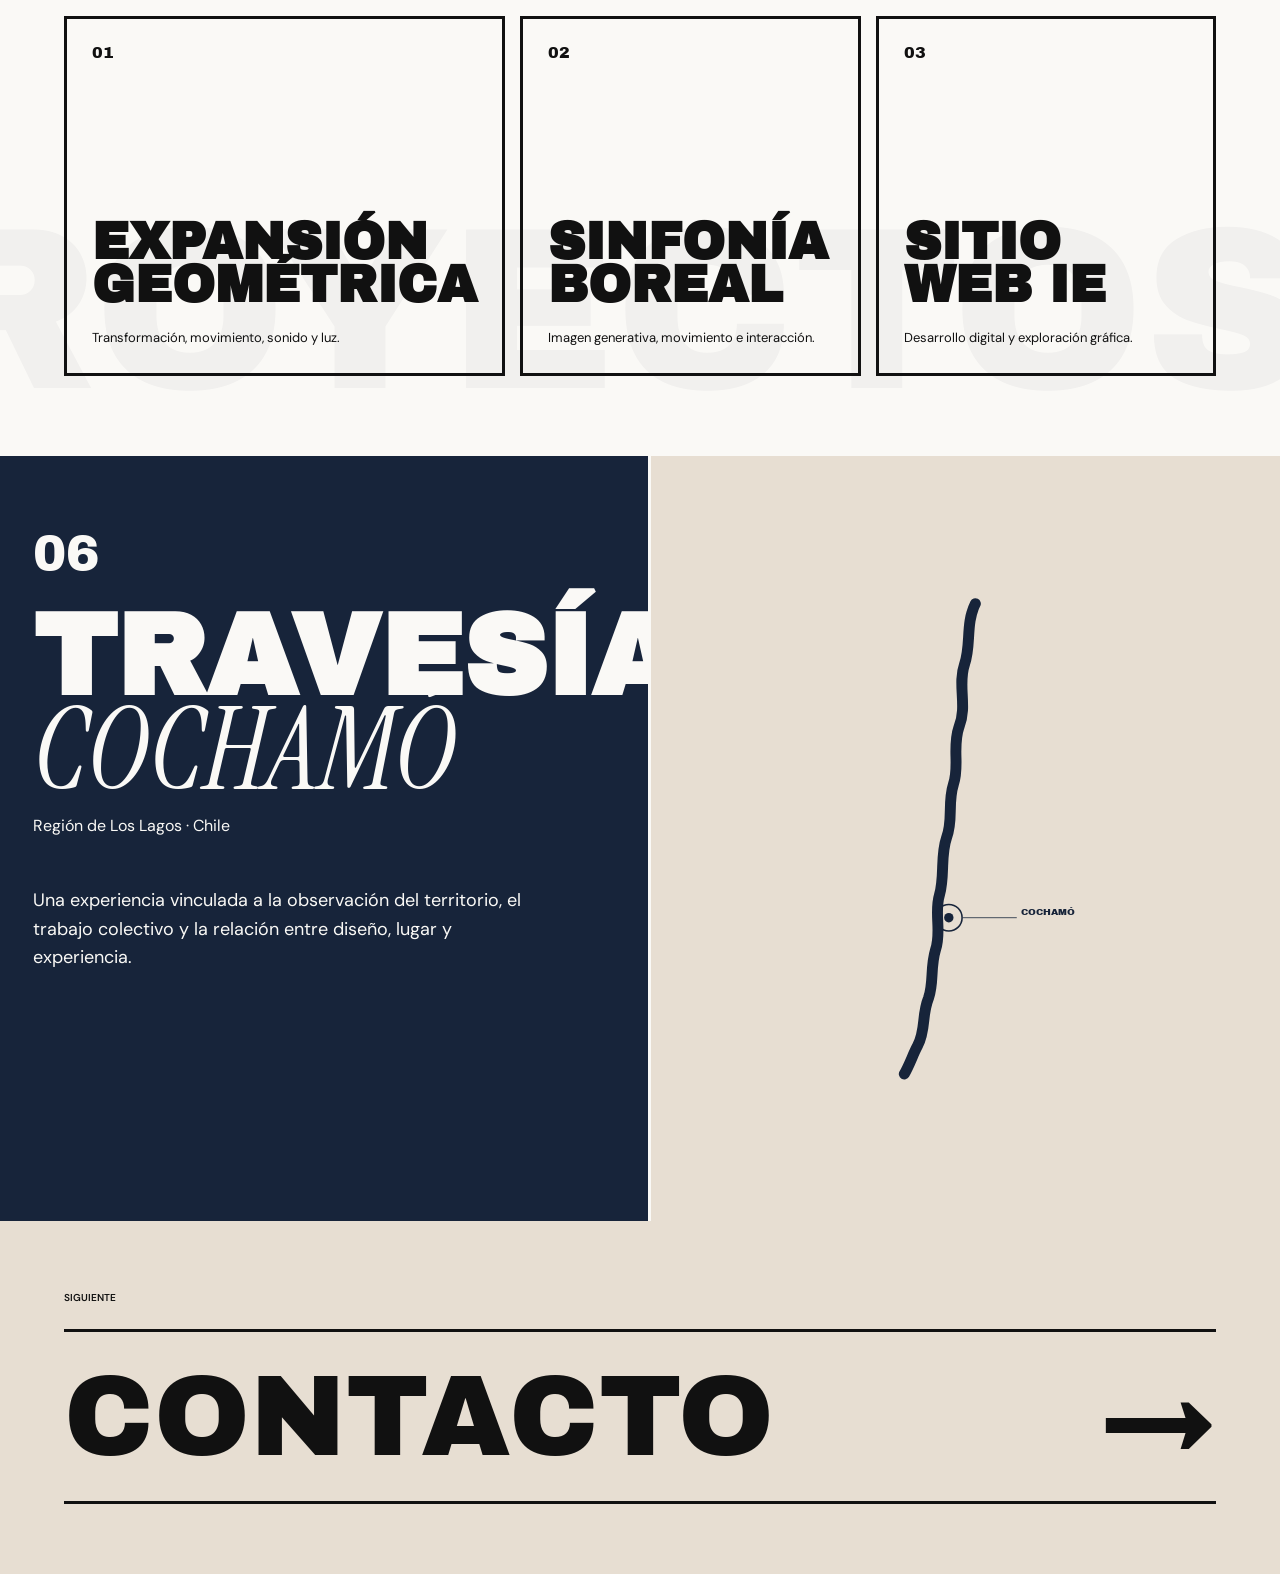
<file: version-2/sobre-mi.html>
<!DOCTYPE html>
<html lang="es">

<head>
  <meta charset="UTF-8">
  <meta name="viewport" content="width=device-width, initial-scale=1.0">
  <title>Beatriz Castro Vega — Sobre mí</title>
  <link rel="stylesheet" href="style.css">
</head>

<body class="about-page">

  <nav class="nav">

    <a href="index.html" class="logo">
      BCV
    </a>

    <div class="nav-menu">

      <a href="index.html">
        INICIO
      </a>

      <a href="sobre-mi.html" class="active">
        SOBRE MÍ
      </a>

      <a href="contacto.html">
        CONTACTO
      </a>

      <a
        href="https://wiki.ead.pucv.cl/Beatriz_Castro_Vega"
        target="_blank"
        class="wiki"
      >
        WIKI
        <span class="arrow-line"></span>
      </a>

    </div>

  </nav>


  <main>

    <section class="about-hero">

      <div class="about-title-wrap">

        <span class="giant-index">
          01
        </span>


        <h1 class="about-title">
          SOBRE
          <span>MÍ</span>
        </h1>

      </div>


      <div class="about-intro-grid">

        <p class="about-intro-text">
          Soy estudiante de Diseño y me interesa explorar
          distintas formas de relacionar materialidad,
          construcción, experiencia e interacción.
        </p>


        <p class="about-intro-text">
          Actualmente mis principales áreas de interés
          son el diseño industrial y el diseño de interacción.
        </p>

      </div>

    </section>


    <section class="concepts-section">

      <div class="section-header">

        <span>
          02
        </span>

        <p>
          CONCEPTOS
        </p>

      </div>


      <div class="concept-stack">

        <button
          class="concept-panel active"
          data-concept="forma"
        >
          <span>
            FORMA
          </span>

          <span class="panel-plus">
            +
          </span>
        </button>


        <button
          class="concept-panel"
          data-concept="materia"
        >
          <span>
            MATERIA
          </span>

          <span class="panel-plus">
            +
          </span>
        </button>


        <button
          class="concept-panel"
          data-concept="experiencia"
        >
          <span>
            EXPERIENCIA
          </span>

          <span class="panel-plus">
            +
          </span>
        </button>


        <button
          class="concept-panel"
          data-concept="movimiento"
        >
          <span>
            MOVIMIENTO
          </span>

          <span class="panel-plus">
            +
          </span>
        </button>

      </div>


      <div class="concept-output">

        <span id="concept-title">
          FORMA
        </span>


        <p id="concept-text">
          La configuración visible y material mediante la cual
          una idea de diseño adquiere presencia.
        </p>

      </div>

    </section>


    <section class="interest-section">

      <div class="section-header">

        <span>
          03
        </span>

        <p>
          INTERESES
        </p>

      </div>


      <div class="interest-chunky-grid">

        <article class="chunky-card navy-card">

          <span class="chunky-card-number">
            01
          </span>


          <h2>
            DISEÑO
            <em>INDUSTRIAL</em>
          </h2>


          <p>
            Me interesa la relación entre forma, materialidad,
            mecanismos, construcción y objetos.
          </p>

        </article>


        <article class="chunky-card beige-card">

          <span class="chunky-card-number">
            02
          </span>


          <h2>
            DISEÑO DE
            <em>INTERACCIÓN</em>
          </h2>


          <p>
            Me interesa cómo las personas se relacionan
            con objetos, sistemas e interfaces mediante
            movimiento, luz, sonido y recursos digitales.
          </p>

        </article>

      </div>

    </section>


    <section class="talleres-section">

      <div class="section-header">

        <span>
          04
        </span>

        <p>
          TALLERES
        </p>

      </div>


      <div class="chunky-list">

        <a
          href="https://wiki.ead.pucv.cl/Taller_de_Observaci%C3%B3n_Fundamento_y_Forma_2024_S1"
          target="_blank"
          class="chunky-row"
        >
          <span>2024</span>

          <p>
            Taller de Observación Fundamento y Forma
          </p>

          <span>
            →
          </span>
        </a>


        <a
          href="https://wiki.ead.pucv.cl/Taller_de_la_Diversi%C3%B3n_del_H%C3%A1bito_2024"
          target="_blank"
          class="chunky-row"
        >
          <span>2024</span>

          <p>
            Taller de la Diversión del Hábito
          </p>

          <span>
            →
          </span>
        </a>


        <a
          href="https://wiki.ead.pucv.cl/Taller_del_Habitar_2025"
          target="_blank"
          class="chunky-row"
        >
          <span>2025</span>

          <p>
            Taller del Habitar
          </p>

          <span>
            →
          </span>
        </a>


        <a
          href="https://wiki.ead.pucv.cl/Taller_Topol%C3%B3gico_Multiescalar_1S_2025"
          target="_blank"
          class="chunky-row"
        >
          <span>2025</span>

          <p>
            Taller Topológico Multiescalar
          </p>

          <span>
            →
          </span>
        </a>


        <a
          href="https://wiki.ead.pucv.cl/Taller_de_Algoritmos_Cin%C3%A9ticos_2026"
          target="_blank"
          class="chunky-row"
        >
          <span>2026</span>

          <p>
            Taller de Algoritmos Cinéticos
          </p>

          <span>
            →
          </span>
        </a>


        <a
          href="https://wiki.ead.pucv.cl/Taller_de_Espacios_Expositivos_2026"
          target="_blank"
          class="chunky-row"
        >
          <span>2026</span>

          <p>
            Taller de Espacios Expositivos
          </p>

          <span>
            →
          </span>
        </a>

      </div>

    </section>


    <section class="projects-chunky-section">

      <div class="section-header">

        <span>
          05
        </span>

        <p>
          PROYECTOS
        </p>

      </div>


      <div class="projects-chunky-grid">

        <a
          href="https://wiki.ead.pucv.cl/Beatriz_Castro_/_Expansi%C3%B3n_Geom%C3%A9trica_Y_Pulso_Lum%C3%ADnico_En_Torno_A_Una_Vertical"
          target="_blank"
          class="project-chunky"
        >

          <span>
            01
          </span>


          <h3>
            EXPANSIÓN
            GEOMÉTRICA
          </h3>


          <p>
            Transformación, movimiento,
            sonido y luz.
          </p>

        </a>


        <a
          href="https://wiki.ead.pucv.cl/Sinfon%C3%ADa_Boreal_-_Exposici%C3%B3n_IE_2025"
          target="_blank"
          class="project-chunky"
        >

          <span>
            02
          </span>


          <h3>
            SINFONÍA
            BOREAL
          </h3>


          <p>
            Imagen generativa,
            movimiento e interacción.
          </p>

        </a>


        <a
          href="https://wiki.ead.pucv.cl/Sitio_Web_IE_-_Beatriz_Castro_Vega"
          target="_blank"
          class="project-chunky"
        >

          <span>
            03
          </span>


          <h3>
            SITIO
            WEB IE
          </h3>


          <p>
            Desarrollo digital
            y exploración gráfica.
          </p>

        </a>

      </div>

    </section>


    <section class="travel-chunky">

      <div class="travel-left">

        <span class="giant-index light-index">
          06
        </span>


        <h2>
          TRAVESÍA
          <em>COCHAMÓ</em>
        </h2>


        <p>
          Región de Los Lagos · Chile
        </p>


        <p class="travel-description">
          Una experiencia vinculada a la observación del territorio,
          el trabajo colectivo y la relación entre diseño,
          lugar y experiencia.
        </p>

      </div>


      <div class="travel-right">

        <svg
          viewBox="0 0 260 640"
          class="chile-map"
        >

          <path
            class="chile-shape"
            d="
            M142 20
            C129 46 137 73 128 98
            C119 124 132 151 121 178
            C112 204 122 227 114 251
            C106 276 114 297 105 320
            C97 343 103 369 96 393
            C89 416 99 440 91 463
            C84 486 89 505 82 525
            C73 547 79 565 68 586
            C62 597 58 610 51 622
            "
          />


          <circle
            class="location-ring"
            cx="108"
            cy="422"
            r="17"
          />


          <circle
            class="location-dot"
            cx="108"
            cy="422"
            r="6"
          />


          <line
            class="map-guide"
            x1="126"
            y1="422"
            x2="195"
            y2="422"
          />


          <text
            x="200"
            y="418"
            class="map-place"
          >
            COCHAMÓ
          </text>

        </svg>

      </div>

    </section>


    <section class="next-contact">

      <p>
        SIGUIENTE
      </p>


      <a href="contacto.html">

        CONTACTO

        <span>
          →
        </span>

      </a>

    </section>

  </main>


  <script src="script.js"></script>

</body>

</html>
</file>
<file: version-1/style.css>
@import url('https://fonts.googleapis.com/css2?family=Cormorant+Garamond:ital,wght@0,400;0,500;0,600;1,400;1,500;1,600&family=Manrope:wght@300;400;500;600&display=swap');


:root {

  --cream: #f6f0e7;
  --cream-light: #fbf8f3;

  --beige: #e6d8c8;
  --beige-dark: #cbb7a2;

  --brown: #42352f;
  --brown-soft: #65534a;

  --burgundy: #74263a;
  --burgundy-dark: #521827;
  --burgundy-light: #a46573;

  --white: #fffdf9;

}


/* GENERAL */

* {
  margin: 0;
  padding: 0;
  box-sizing: border-box;
}


html {
  scroll-behavior: smooth;
}


body {
  background: var(--cream);
  color: var(--brown);

  font-family: "Manrope", sans-serif;

  overflow-x: hidden;
}


button {
  font-family: "Manrope", sans-serif;
}



/* LUZ */

.cursor-light {

  position: fixed;

  width: 520px;
  height: 520px;

  border-radius: 50%;

  background:

    radial-gradient(
      circle,
      rgba(116, 38, 58, 0.10) 0%,
      rgba(116, 38, 58, 0.05) 34%,
      transparent 70%
    );

  pointer-events: none;

  z-index: 2;

  transform: translate(-50%, -50%);

}



/* FLECHAS */

.line-arrow {

  position: relative;

  display: inline-block;

  width: 20px;
  height: 12px;

}


.line-arrow::before {

  content: "";

  position: absolute;

  left: 0;
  top: 6px;

  width: 18px;
  height: 1px;

  background: currentColor;

}


.line-arrow::after {

  content: "";

  position: absolute;

  right: 0;
  top: 3px;

  width: 6px;
  height: 6px;

  border-top: 1px solid currentColor;
  border-right: 1px solid currentColor;

  transform: rotate(45deg);

}


.item-arrow {

  position: relative;

  display: block;

  width: 26px;
  height: 18px;

  color: var(--burgundy);

}


.item-arrow::before {

  content: "";

  position: absolute;

  left: 0;
  top: 9px;

  width: 22px;
  height: 1px;

  background: currentColor;

}


.item-arrow::after {

  content: "";

  position: absolute;

  right: 1px;
  top: 5px;

  width: 7px;
  height: 7px;

  border-top: 1px solid currentColor;
  border-right: 1px solid currentColor;

  transform: rotate(45deg);

}


.down-arrow {

  width: 9px;
  height: 9px;

  border-right: 1px solid currentColor;
  border-bottom: 1px solid currentColor;

  transform: rotate(45deg);

  margin-top: -4px;

}


.up-arrow {

  width: 8px;
  height: 8px;

  border-left: 1px solid currentColor;
  border-top: 1px solid currentColor;

  transform: rotate(45deg);

}



/* NAVEGACIÓN */

.navbar {

  position: fixed;

  top: 0;
  left: 0;

  width: 100%;

  z-index: 100;

  display: flex;

  align-items: center;
  justify-content: space-between;

  padding: 18px 6%;

  background:
    rgba(246, 240, 231, 0.82);

  backdrop-filter: blur(18px);

  border-bottom:
    1px solid rgba(66, 53, 47, 0.10);

}


.nav-name {

  text-decoration: none;

  color: var(--burgundy);

  font-family: "Cormorant Garamond", serif;

  font-size: 26px;

  font-weight: 600;

}


.nav-links {

  display: flex;

  align-items: center;

  gap: 18px;

}


.nav-links > a {

  position: relative;

  text-decoration: none;

  color: var(--brown);

  font-size: 11px;

  letter-spacing: 0.3px;

  transition:
    color 0.3s ease;

}


.nav-links > a:not(.wiki-button)::after {

  content: "";

  position: absolute;

  left: 0;
  bottom: -5px;

  width: 0;
  height: 1px;

  background: var(--burgundy);

  transition:
    width 0.3s ease;

}


.nav-links > a:hover {

  color: var(--burgundy);

}


.nav-links > a:hover::after {

  width: 100%;

}


.wiki-button {

  display: flex;

  align-items: center;

  gap: 12px;

  padding: 9px 16px;

  border:
    1px solid var(--burgundy);

  border-radius: 100px;

  color:
    var(--burgundy) !important;

  transition:
    background 0.3s ease,
    color 0.3s ease,
    transform 0.3s ease;

}


.wiki-button:hover {

  background: var(--burgundy);

  color:
    var(--cream) !important;

  transform:
    translateY(-2px);

}



/* PORTADA */

.hero {

  min-height: 100vh;

  position: relative;

  padding:
    140px 8% 80px;

  display: flex;

  align-items: flex-end;

  overflow: hidden;

}


.hero-content {

  position: relative;

  z-index: 5;

  max-width: 1000px;

}


.eyebrow {

  color: var(--burgundy);

  font-family: "Manrope", sans-serif;

  font-size: 10px;

  font-weight: 600;

  letter-spacing: 3px;

  margin-bottom: 25px;

}


h1 {

  font-family:
    "Cormorant Garamond",
    serif;

  font-size:
    clamp(75px, 11vw, 165px);

  font-weight: 500;

  line-height: 0.76;

  letter-spacing: -3px;

}


h1 span {

  display: block;

  color: var(--burgundy);

  font-style: italic;

  font-weight: 400;

}


.hero-info {

  margin-top: 50px;

  font-family: "Manrope", sans-serif;

  font-size: 14px;

  line-height: 1.9;

}


.explore-button {

  margin-top: 45px;

  width: fit-content;

  display: flex;

  align-items: center;

  gap: 35px;

  padding:
    13px 20px;

  border:
    1px solid var(--brown);

  border-radius: 100px;

  text-decoration: none;

  color: var(--brown);

  font-size: 12px;

  transition:
    background 0.3s ease,
    border 0.3s ease,
    color 0.3s ease,
    transform 0.3s ease;

}


.explore-button:hover {

  background:
    var(--burgundy);

  border-color:
    var(--burgundy);

  color:
    var(--cream);

  transform:
    translateY(-3px);

}



/* DECORACIÓN PORTADA */

.hero-decoration {

  position: absolute;

  border-radius: 50%;

  filter: blur(10px);

}


.decoration-one {

  width: 550px;
  height: 550px;

  right: -120px;
  top: 120px;

  background:

    radial-gradient(
      circle,
      rgba(116, 38, 58, 0.15),
      transparent 68%
    );

  animation:
    floating 8s ease-in-out infinite;

}


.decoration-two {

  width: 350px;
  height: 350px;

  left: 35%;
  top: -100px;

  background:

    radial-gradient(
      circle,
      rgba(203, 183, 162, 0.35),
      transparent 70%
    );

  animation:
    floating 10s ease-in-out infinite reverse;

}


@keyframes floating {

  0%,
  100% {
    transform:
      translateY(0);
  }

  50% {
    transform:
      translateY(30px);
  }

}



/* LATERAL PORTADA */

.hero-side {

  position: absolute;

  right: 6%;
  top: 150px;

  display: flex;

  flex-direction: column;

  align-items: center;

  gap: 20px;

  color: var(--burgundy);

}


.hero-side span {
  font-size: 12px;
}


.vertical-line {

  width: 1px;
  height: 110px;

  background:
    var(--burgundy);

}


.hero-side p {

  font-size: 8px;

  letter-spacing: 2px;

  writing-mode: vertical-rl;

}



/* SECCIONES */

.section {

  min-height: 85vh;

  position: relative;

  padding:
    120px 8%;

  display: grid;

  grid-template-columns:
    100px 1fr;

  gap: 50px;

  border-top:
    1px solid
    rgba(66, 53, 47, 0.13);

}


.section-number {

  color: var(--burgundy);

  font-size: 11px;

  letter-spacing: 2px;

}


.section-content {

  width: 100%;

  max-width: 1150px;

}


h2 {

  font-family:
    "Cormorant Garamond",
    serif;

  font-size:
    clamp(55px, 8vw, 110px);

  font-weight: 500;

  line-height: 0.88;

  letter-spacing: -1.5px;

}


h2 em {

  color: var(--burgundy);

  font-weight: 400;

  font-style: italic;

}


.body-text {

  max-width: 720px;

  font-family: "Manrope", sans-serif;

  font-size: 16px;

  line-height: 1.85;

}



/* SOBRE MÍ */

.about {
  background: var(--beige);
}


.about-layout {

  margin-top: 60px;

  display: grid;

  grid-template-columns:
    1.2fr 1fr;

  gap: 80px;

}


.concept-area {
  min-height: 260px;
}


.concept-instruction {

  margin-bottom: 14px;

  color:
    var(--brown-soft);

  font-size: 9px;

  letter-spacing: 2px;

  text-transform: uppercase;

}


.about-words {

  display: flex;

  flex-wrap: wrap;

  gap: 9px;

}


.concept-button {

  appearance: none;

  border:
    1px solid
    rgba(66, 53, 47, 0.28);

  background:
    transparent;

  color:
    var(--brown);

  padding:
    10px 15px;

  border-radius:
    100px;

  font-size:
    9px;

  letter-spacing:
    2px;

  cursor:
    pointer;

  transition:
    background 0.3s ease,
    color 0.3s ease,
    border 0.3s ease,
    transform 0.3s ease;

}


.concept-button:hover {
  transform:
    translateY(-2px);
}


.concept-button:hover,
.concept-button.active {

  background:
    var(--burgundy);

  border-color:
    var(--burgundy);

  color:
    var(--cream);

}


.concept-description {

  margin-top: 30px;

  padding-top: 25px;

  border-top:
    1px solid
    rgba(66, 53, 47, 0.20);

}


.concept-description span {

  display: block;

  margin-bottom: 12px;

  color:
    var(--burgundy);

  font-size: 9px;

  font-weight: 600;

  letter-spacing: 2px;

}


.concept-description p {

  max-width: 390px;

  font-family:
    "Cormorant Garamond",
    serif;

  font-size: 24px;

  line-height: 1.35;

  font-style: italic;

}


.concept-description.change {
  animation:
    conceptAppear 0.35s ease;
}


@keyframes conceptAppear {

  from {

    opacity: 0;

    transform:
      translateY(8px);

  }

  to {

    opacity: 1;

    transform:
      translateY(0);

  }

}



/* INTERESES */

.interests {
  background: var(--cream-light);
}


.interest-grid {

  display: grid;

  grid-template-columns:
    repeat(2, 1fr);

  gap: 25px;

  margin-top: 35px;

}


.interest-card {

  position: relative;

  overflow: hidden;

  min-height: 420px;

  padding: 40px;

  background:
    var(--cream);

  border:
    1px solid
    rgba(66, 53, 47, 0.12);

  transition:
    transform 0.4s ease,
    box-shadow 0.4s ease,
    background 0.4s ease;

}


.interest-card:hover {

  background:
    var(--white);

  box-shadow:
    0 30px 60px
    rgba(66, 53, 47, 0.10);

}


.interest-top {

  display: flex;

  justify-content:
    space-between;

  color:
    var(--burgundy);

}


.interest-icon {

  width: 42px;
  height: 42px;

  border:
    1px solid
    var(--burgundy);

  border-radius:
    50%;

  display: flex;

  align-items:
    center;

  justify-content:
    center;

  transition:
    transform 0.5s ease,
    background 0.5s ease,
    color 0.5s ease;

}


.interest-card:hover
.interest-icon {

  transform:
    rotate(180deg);

  background:
    var(--burgundy);

  color:
    var(--cream);

}


.interest-card h3 {

  margin-top: 90px;

  margin-bottom: 25px;

  font-family:
    "Cormorant Garamond",
    serif;

  font-size:
    clamp(42px, 5vw, 65px);

  font-weight:
    500;

  line-height:
    0.9;

}


.interest-card p {

  max-width:
    430px;

  font-size:
    14px;

  line-height:
    1.75;

}


.card-line {

  position:
    absolute;

  bottom:
    0;

  left:
    0;

  height:
    4px;

  width:
    0;

  background:
    var(--burgundy);

  transition:
    width 0.5s ease;

}


.interest-card:hover
.card-line {
  width: 100%;
}



/* TALLERES Y CURSOS */

.list-section,
.courses-section {
  background: var(--cream);
}


.small-title {

  font-size:
    clamp(50px, 7vw, 85px);

  margin-bottom:
    65px;

  font-style: italic;

  font-weight: 400;

}


.academic-list {

  border-top:
    1px solid
    var(--beige-dark);

}


.academic-item {

  display:
    grid;

  grid-template-columns:
    120px 1fr 45px;

  align-items:
    center;

  padding:
    28px 10px;

  border-bottom:
    1px solid
    var(--beige-dark);

  color:
    var(--brown);

  text-decoration:
    none;

  transition:
    padding 0.3s ease,
    background 0.3s ease,
    color 0.3s ease;

}


.academic-item:hover {

  padding-left:
    25px;

  padding-right:
    25px;

  background:
    var(--burgundy);

  color:
    var(--cream);

}


.year {

  color:
    var(--burgundy);

  font-size:
    11px;

}


.academic-item:hover
.year {
  color: var(--beige);
}


.academic-item p {

  font-family:
    "Cormorant Garamond",
    serif;

  font-size:
    24px;

}


.academic-item:hover
.item-arrow {
  color: var(--cream);
}



/* PROYECTOS */

.projects-section {
  background: var(--beige);
}


.project-grid {

  display:
    grid;

  grid-template-columns:
    repeat(3, 1fr);

  gap:
    18px;

}


.project-card {

  position:
    relative;

  min-height:
    390px;

  padding:
    32px;

  background:
    var(--cream);

  border:
    1px solid
    rgba(66, 53, 47, 0.13);

  color:
    var(--brown);

  text-decoration:
    none;

  transition:
    background 0.4s ease,
    transform 0.4s ease,
    box-shadow 0.4s ease,
    color 0.4s ease;

}


.project-card:hover {

  background:
    var(--burgundy);

  color:
    var(--cream);

  transform:
    translateY(-8px);

  box-shadow:
    0 28px 55px
    rgba(66, 53, 47, 0.12);

}


.project-top {

  display:
    flex;

  justify-content:
    space-between;

  color:
    var(--burgundy);

}


.project-card:hover
.project-top,
.project-card:hover
.item-arrow {
  color: var(--beige);
}


.project-card h3 {

  margin-top:
    100px;

  margin-bottom:
    25px;

  font-family:
    "Cormorant Garamond",
    serif;

  font-size:
    38px;

  font-weight:
    500;

  line-height:
    0.95;

}


.project-card p {

  font-size:
    13px;

  line-height:
    1.7;

  opacity:
    0.8;

}



/* TRAVESÍA */

.travel {

  background:
    var(--brown);

  color:
    var(--cream);

}


.travel
.section-number,
.travel
.eyebrow {
  color: var(--burgundy-light);
}


.travel-heading {

  display:
    flex;

  justify-content:
    space-between;

  align-items:
    flex-end;

  padding-bottom:
    35px;

  border-bottom:
    1px solid
    rgba(246, 240, 231, 0.20);

}


.travel-heading h2 {
  color: var(--cream);
}


.travel-heading p {

  color:
    var(--beige-dark);

  font-size:
    12px;

  letter-spacing:
    1px;

  margin-bottom:
    8px;

}


.travel-grid {

  display:
    grid;

  grid-template-columns:
    0.85fr 1.15fr;

  gap:
    70px;

  margin-top:
    70px;

  align-items:
    center;

}


.travel-description > p {

  font-family:
    "Cormorant Garamond",
    serif;

  font-size:
    34px;

  line-height:
    1.3;

  color:
    var(--beige);

  font-style: italic;

}


.travel-data {

  margin-top:
    55px;

  display:
    grid;

  grid-template-columns:
    1fr 1fr;

  gap:
    25px;

}


.travel-data div {

  padding-top:
    18px;

  border-top:
    1px solid
    rgba(246, 240, 231, 0.20);

}


.travel-data span {

  display:
    block;

  color:
    var(--burgundy-light);

  font-size:
    8px;

  letter-spacing:
    2px;

  margin-bottom:
    10px;

}


.travel-data strong {

  font-size:
    13px;

  font-weight:
    400;

}


.travel-button {

  width:
    fit-content;

  margin-top:
    42px;

  padding:
    12px 18px;

  display:
    flex;

  align-items:
    center;

  gap:
    20px;

  border:
    1px solid
    rgba(246, 240, 231, 0.45);

  border-radius:
    100px;

  color:
    var(--cream);

  text-decoration:
    none;

  font-size:
    11px;

  transition:
    background 0.3s ease,
    color 0.3s ease,
    transform 0.3s ease;

}


.travel-button:hover {

  background:
    var(--cream);

  color:
    var(--burgundy);

  transform:
    translateY(-3px);

}



/* MAPA */

.map-card {

  position:
    relative;

  min-height:
    600px;

  background:
    var(--beige);

  color:
    var(--brown);

  padding:
    30px;

  overflow:
    hidden;

  transition:
    transform 0.5s ease,
    box-shadow 0.5s ease;

}


.map-card:hover {

  transform:
    translateY(-6px);

  box-shadow:
    0 30px 70px
    rgba(0, 0, 0, 0.16);

}


.map-card::before {

  content:
    "";

  position:
    absolute;

  width:
    400px;

  height:
    400px;

  right:
    -180px;

  top:
    -100px;

  border-radius:
    50%;

  background:
    radial-gradient(
      circle,
      rgba(116, 38, 58, 0.13),
      transparent 70%
    );

}


.map-label {

  position:
    relative;

  z-index:
    2;

  display:
    flex;

  justify-content:
    space-between;

  align-items:
    center;

}


.map-label span {

  color:
    var(--burgundy);

  font-size:
    8px;

  letter-spacing:
    3px;

}


.map-label p {

  font-family:
    "Cormorant Garamond",
    serif;

  font-style:
    italic;

  font-size:
    20px;

}


.map-wrapper {

  width:
    100%;

  max-width:
    480px;

  margin:
    25px auto 0;

}


.chile-map {

  width:
    100%;

  height:
    500px;

  overflow:
    visible;

}


.chile-shape {

  fill:
    none;

  stroke:
    var(--burgundy);

  stroke-width:
    14;

  stroke-linecap:
    round;

}


.map-shadow-line {

  fill:
    none;

  stroke:
    rgba(66, 53, 47, 0.15);

  stroke-width:
    2;

}


.location-dot {
  fill: var(--burgundy);
}


.location-ring {

  fill:
    none;

  stroke:
    var(--burgundy);

  stroke-width:
    2;

  transform-origin:
    108px 422px;

  animation:
    mapPulse 2s ease-out infinite;

}


@keyframes mapPulse {

  0% {

    opacity:
      1;

    transform:
      scale(0.6);

  }

  100% {

    opacity:
      0;

    transform:
      scale(2);

  }

}


.map-guide {
  stroke: var(--burgundy);
  stroke-width: 1;
}


.map-place {

  fill:
    var(--burgundy);

  font-family:
    "Manrope",
    sans-serif;

  font-size:
    12px;

  font-weight:
    600;

  letter-spacing:
    2px;

}


.map-region {

  fill:
    var(--brown-soft);

  font-family:
    "Manrope",
    sans-serif;

  font-size:
    8px;

  letter-spacing:
    2px;

}


.map-note {

  font-size:
    8px;

  letter-spacing:
    1px;

  opacity:
    0.6;

}



/* PALABRAS TRAVESÍA */

.travel-phrase {

  margin-top:
    100px;

  padding-top:
    45px;

  border-top:
    1px solid
    rgba(246, 240, 231, 0.20);

  display:
    grid;

  grid-template-columns:
    repeat(3, 1fr);

  gap:
    30px;

}


.travel-phrase p {

  font-family:
    "Cormorant Garamond",
    serif;

  font-size:
    clamp(32px, 5vw, 60px);

  font-style:
    italic;

  font-weight:
    400;

}


.travel-phrase p:nth-child(2) {
  text-align: center;
}


.travel-phrase p:nth-child(3) {
  text-align: right;
}



/* CONTACTO */

.contact-section {
  background: var(--cream-light);
}


.contact-link {

  display:
    flex;

  align-items:
    center;

  justify-content:
    space-between;

  gap:
    30px;

  width:
    100%;

  max-width:
    900px;

  margin-top:
    50px;

  padding:
    28px 0;

  border-top:
    1px solid
    var(--beige-dark);

  border-bottom:
    1px solid
    var(--beige-dark);

  color:
    var(--brown);

  text-decoration:
    none;

  font-family:
    "Cormorant Garamond",
    serif;

  font-size:
    clamp(27px, 4vw, 48px);

  transition:
    color 0.3s ease,
    padding 0.3s ease;

}


.contact-link:visited {
  color: var(--brown);
}


.contact-link:hover {

  color:
    var(--burgundy);

  padding-left:
    15px;

  padding-right:
    15px;

}


.contact-link .line-arrow {
  color: var(--burgundy);
}



/* FOOTER */

.footer {

  min-height:
    220px;

  padding:
    60px 8%;

  display:
    flex;

  align-items:
    flex-end;

  justify-content:
    space-between;

  background:
    var(--burgundy);

  color:
    var(--cream);

}


.footer-name {

  margin-bottom:
    8px;

  font-family:
    "Cormorant Garamond",
    serif;

  font-size:
    38px;

  font-style: italic;

}


.footer > div > p:last-child {

  font-size:
    11px;

  opacity:
    0.75;

}


.footer-links {

  display:
    flex;

  gap:
    25px;

}


.footer-links a {

  display:
    flex;

  align-items:
    center;

  gap:
    12px;

  padding-bottom:
    4px;

  color:
    var(--cream);

  text-decoration:
    none;

  font-size:
    11px;

  border-bottom:
    1px solid
    rgba(246, 240, 231, 0.40);

  transition:
    border 0.3s ease;

}


.footer-links a:hover {
  border-color: var(--cream);
}



/* DISCLAIMER IA */

.ai-disclaimer {

  padding:
    24px 8% 28px;

  background:
    #f2ebe2;

  border-top:
    1px solid
    rgba(66, 53, 47, 0.12);

}


.ai-disclaimer p {

  max-width:
    900px;

  margin:
    0;

  font-family:
    "Manrope",
    sans-serif;

  font-size:
    9px;

  line-height:
    1.7;

  font-weight:
    300;

  color:
    rgba(66, 53, 47, 0.60);

}


.ai-disclaimer strong {

  color:
    var(--burgundy);

  font-weight:
    600;

}



/* APARICIÓN */

.reveal {

  opacity:
    0;

  transform:
    translateY(45px);

  transition:
    opacity 0.8s ease,
    transform 0.8s
    cubic-bezier(
      0.16,
      1,
      0.3,
      1
    );

}


.reveal.visible {

  opacity:
    1;

  transform:
    translateY(0);

}



/* TABLET */

@media (max-width: 1050px) {

  .nav-links {
    gap: 13px;
  }

  .nav-links > a:not(.wiki-button) {
    display: none;
  }

}



/* MÓVIL */

@media (max-width: 900px) {


  .navbar {
    padding: 16px 5%;
  }


  .hero {
    padding: 130px 7% 70px;
  }


  .hero-side {
    display: none;
  }


  .section {

    grid-template-columns:
      1fr;

    gap:
      25px;

    padding:
      90px 7%;

  }


  .about-layout {

    grid-template-columns:
      1fr;

    gap:
      45px;

  }


  .interest-grid {
    grid-template-columns: 1fr;
  }


  .project-grid {
    grid-template-columns: 1fr;
  }


  .project-card {
    min-height: 300px;
  }


  .project-card h3 {
    margin-top: 60px;
  }


  .travel-heading {

    align-items:
      flex-start;

    flex-direction:
      column;

    gap:
      20px;

  }


  .travel-grid {

    grid-template-columns:
      1fr;

    gap:
      50px;

  }


  .travel-data {
    grid-template-columns: 1fr;
  }


  .travel-phrase {

    grid-template-columns:
      1fr;

    gap:
      15px;

  }


  .travel-phrase p,
  .travel-phrase p:nth-child(2),
  .travel-phrase p:nth-child(3) {
    text-align: left;
  }


  .academic-item {

    grid-template-columns:
      70px 1fr 30px;

  }


  .footer {

    align-items:
      flex-start;

    flex-direction:
      column;

    gap:
      50px;

  }


  .footer-links {
    flex-direction: column;
  }

}



@media (max-width: 600px) {


  h1 {
    font-size: 67px;
  }


  .hero-info {
    font-size: 13px;
  }


  .academic-item p {
    font-size: 19px;
  }


  .map-card {

    min-height:
      520px;

    padding:
      20px;

  }


  .chile-map {
    height: 420px;
  }


  .cursor-light {
    display: none;
  }


  .ai-disclaimer {
    padding: 22px 7%;
  }

}
</file>
<file: version-2/style.css>
@import url('https://fonts.googleapis.com/css2?family=Archivo+Black&family=DM+Sans:ital,wght@0,400;0,500;0,600;1,400&family=Instrument+Serif:ital@0;1&display=swap');

:root {
  --white: #faf9f6;
  --beige: #e7ded2;
  --beige-dark: #cbbdac;
  --navy: #17243a;
  --navy-soft: #26364f;
  --black: #111111;
  --gray: #8d99a8;
}

* {
  margin: 0;
  padding: 0;
  box-sizing: border-box;
}

html {
  scroll-behavior: smooth;
}

body {
  font-family: "DM Sans", sans-serif;
  background: var(--white);
  color: var(--black);
  overflow-x: hidden;
  position: relative;
}

a {
  color: inherit;
}

button {
  font-family: inherit;
}

/* FONDO GENERAL ANIMADO */
body::before {
  content: "";
  position: fixed;
  inset: 0;
  z-index: -3;
  pointer-events: none;
  background-image:
    linear-gradient(rgba(23, 36, 58, 0.055) 1px, transparent 1px),
    linear-gradient(90deg, rgba(23, 36, 58, 0.055) 1px, transparent 1px);
  background-size: 42px 42px;
  animation: gridMove 18s linear infinite;
}

@keyframes gridMove {
  from { background-position: 0 0; }
  to { background-position: 84px 84px; }
}

/* NAV */
.nav {
  position: fixed;
  top: 0;
  left: 0;
  width: 100%;
  z-index: 100;
  display: flex;
  justify-content: space-between;
  align-items: center;
  padding: 16px 5%;
  background: rgba(250, 249, 246, 0.92);
  backdrop-filter: blur(12px);
  border-bottom: 2px solid var(--black);
}

.logo {
  font-family: "Archivo Black", sans-serif;
  text-decoration: none;
  font-size: 21px;
  color: var(--navy);
}

.nav-menu {
  display: flex;
  align-items: center;
  gap: 22px;
}

.nav-menu a {
  text-decoration: none;
  font-size: 11px;
  font-weight: 600;
}

.nav-menu a:hover,
.nav-menu a.active {
  color: var(--navy);
}

.wiki {
  padding: 9px 14px;
  border: 2px solid var(--navy);
  display: flex;
  align-items: center;
  gap: 10px;
}

.arrow-line {
  display: inline-block;
  width: 18px;
  height: 1px;
  background: currentColor;
  position: relative;
}

.arrow-line::after {
  content: "";
  position: absolute;
  right: 0;
  top: -3px;
  width: 6px;
  height: 6px;
  border-top: 1px solid currentColor;
  border-right: 1px solid currentColor;
  transform: rotate(45deg);
}

/* HOME */
.chunky-hero {
  min-height: 100vh;
  padding: 120px 5% 70px;
  position: relative;
  overflow: hidden;
  isolation: isolate;
}

.chunky-hero::before {
  content: "";
  position: absolute;
  width: 520px;
  height: 520px;
  right: -150px;
  top: 180px;
  background: var(--navy);
  border-radius: 45% 55% 62% 38% / 42% 38% 62% 58%;
  opacity: 0.10;
  z-index: -1;
  animation: blobMove 10s ease-in-out infinite alternate;
}

.chunky-hero::after {
  content: "";
  position: absolute;
  width: 300px;
  height: 300px;
  left: 8%;
  bottom: 120px;
  border: 4px solid var(--navy);
  border-radius: 50%;
  opacity: 0.10;
  z-index: -1;
  animation: circleFloat 8s ease-in-out infinite;
}

@keyframes blobMove {
  0% { transform: translate(0, 0) rotate(0deg) scale(1); }
  50% { transform: translate(-30px, 25px) rotate(8deg) scale(1.07); }
  100% { transform: translate(20px, -15px) rotate(-6deg) scale(0.96); }
}

@keyframes circleFloat {
  0%, 100% { transform: translateY(0) scale(1); }
  50% { transform: translateY(-28px) scale(1.08); }
}

.hero-meta {
  display: flex;
  justify-content: space-between;
  padding-bottom: 16px;
  border-bottom: 2px solid var(--black);
  font-size: 10px;
  font-weight: 600;
}

.name-block {
  margin-top: 35px;
}

.name-block::after {
  content: "";
  display: block;
  width: 100%;
  height: 6px;
  margin-top: 28px;
  background: linear-gradient(
    90deg,
    var(--navy) 0 25%,
    var(--black) 25% 55%,
    var(--beige-dark) 55% 100%
  );
}

.name-line {
  font-family: "Archivo Black", sans-serif;
  font-size: clamp(85px, 14vw, 210px);
  line-height: 0.78;
  letter-spacing: -7px;
  color: var(--black);
}

.name-middle {
  display: flex;
  align-items: center;
  gap: 30px;
}

.italic-word {
  font-family: "Instrument Serif", serif;
  font-size: clamp(45px, 7vw, 95px);
  font-style: italic;
  color: var(--navy);
}

.blue-block {
  margin-top: 45px;
  background: var(--navy);
  color: var(--white);
  padding: 25px 30px;
  display: flex;
  justify-content: space-between;
  align-items: flex-end;
  position: relative;
  overflow: hidden;
}

.blue-block::after {
  content: "";
  position: absolute;
  width: 180px;
  height: 180px;
  border: 2px solid rgba(250, 249, 246, 0.25);
  border-radius: 50%;
  right: 80px;
  top: -100px;
  animation: circleFloat 7s ease-in-out infinite;
}

.blue-number {
  font-family: "Archivo Black", sans-serif;
  font-size: 60px;
  position: relative;
  z-index: 2;
}

.blue-text {
  text-align: right;
  font-size: 11px;
  line-height: 1.8;
  position: relative;
  z-index: 2;
}

.hero-bottom {
  margin-top: 45px;
  display: flex;
  justify-content: space-between;
  align-items: flex-end;
  gap: 40px;
}

.intro-text {
  max-width: 600px;
  font-size: 25px;
  line-height: 1.35;
}

.intro-text em {
  font-family: "Instrument Serif", serif;
  font-size: 33px;
  color: var(--navy);
}

.big-button {
  min-width: 260px;
  padding: 18px 22px;
  border: 3px solid var(--black);
  display: flex;
  justify-content: space-between;
  align-items: center;
  text-decoration: none;
  font-family: "Archivo Black", sans-serif;
  font-size: 14px;
  transition: 0.25s ease;
}

.big-button:hover {
  background: var(--navy);
  color: var(--white);
  border-color: var(--navy);
  transform: translate(-5px, -5px);
  box-shadow: 7px 7px 0 var(--black);
}

.big-button:active {
  transform: translate(2px, 2px);
  box-shadow: 2px 2px 0 var(--black);
}

.big-arrow {
  font-size: 25px;
}

/* MOVING STRIP */
.moving-strip {
  overflow: hidden;
  background: var(--black);
  color: var(--white);
  border-top: 3px solid var(--black);
  border-bottom: 3px solid var(--black);
}

.moving-text {
  white-space: nowrap;
  display: inline-flex;
  gap: 28px;
  padding: 18px 0;
  font-family: "Archivo Black", sans-serif;
  font-size: 22px;
  animation: ticker 18s linear infinite;
}

@keyframes ticker {
  from { transform: translateX(0); }
  to { transform: translateX(-50%); }
}

/* NEXT */
.home-next {
  min-height: 70vh;
  display: grid;
  grid-template-columns: 0.7fr 1.3fr;
  background: var(--beige);
}

.next-left {
  border-right: 3px solid var(--black);
  display: flex;
  align-items: flex-end;
  padding: 50px;
}

.huge-number {
  font-family: "Archivo Black", sans-serif;
  font-size: clamp(120px, 18vw, 260px);
  line-height: 0.7;
  color: var(--navy);
}

.next-right {
  padding: 70px 6%;
}

.small-label {
  font-size: 10px;
  font-weight: 600;
  margin-bottom: 30px;
}

.next-right h2 {
  font-family: "Archivo Black", sans-serif;
  font-size: clamp(70px, 10vw, 150px);
  line-height: 0.8;
}

.next-right h2 span {
  display: block;
  font-family: "Instrument Serif", serif;
  font-style: italic;
  font-weight: 400;
  color: var(--navy);
}

.next-info {
  margin-top: 55px;
  display: flex;
  justify-content: space-between;
  align-items: flex-end;
  gap: 35px;
}

.next-info p {
  max-width: 500px;
  font-size: 16px;
  line-height: 1.6;
}

.square-button {
  padding: 17px 20px;
  border: 3px solid var(--black);
  text-decoration: none;
  font-family: "Archivo Black", sans-serif;
  display: flex;
  gap: 25px;
  transition: 0.25s ease;
}

.square-button:hover {
  background: var(--navy);
  color: var(--white);
  border-color: var(--navy);
  box-shadow: 6px 6px 0 var(--black);
  transform: translate(-4px, -4px);
}

/* FOOTER */
.chunky-footer {
  padding: 25px 5%;
  background: var(--navy);
  color: var(--white);
  display: flex;
  justify-content: space-between;
  font-size: 10px;
  font-weight: 600;
}

/* ABOUT */
.about-hero {
  padding: 130px 5% 80px;
  background: var(--beige);
  min-height: 90vh;
  position: relative;
  overflow: hidden;
}

.about-hero::after {
  content: "FORMA";
  position: absolute;
  right: -30px;
  bottom: -30px;
  font-family: "Archivo Black", sans-serif;
  font-size: clamp(120px, 20vw, 290px);
  color: rgba(23, 36, 58, 0.05);
  pointer-events: none;
}

.about-title-wrap {
  display: flex;
  align-items: flex-start;
  gap: 30px;
  position: relative;
  z-index: 2;
}

.giant-index {
  font-family: "Archivo Black", sans-serif;
  font-size: 50px;
  color: var(--navy);
}

.about-title {
  font-family: "Archivo Black", sans-serif;
  font-size: clamp(90px, 15vw, 220px);
  line-height: 0.72;
  letter-spacing: -7px;
}

.about-title span {
  display: block;
  font-family: "Instrument Serif", serif;
  font-style: italic;
  color: var(--navy);
  font-weight: 400;
}

.about-intro-grid {
  margin-top: 70px;
  display: grid;
  grid-template-columns: 1fr 1fr;
  gap: 40px;
  position: relative;
  z-index: 2;
}

.about-intro-text {
  padding-top: 25px;
  border-top: 3px solid var(--black);
  font-size: 18px;
  line-height: 1.6;
}

/* SECTIONS */
.section-header {
  display: flex;
  justify-content: space-between;
  padding-bottom: 15px;
  border-bottom: 3px solid var(--black);
  margin-bottom: 35px;
  font-size: 11px;
  font-weight: 600;
}

.concepts-section,
.interest-section,
.talleres-section,
.projects-chunky-section {
  padding: 80px 5%;
}

/* CONCEPTS */
.concept-stack {
  border-top: 3px solid var(--black);
}

.concept-panel {
  width: 100%;
  padding: 20px 0;
  border: none;
  border-bottom: 3px solid var(--black);
  background: transparent;
  display: flex;
  justify-content: space-between;
  align-items: center;
  font-family: "Archivo Black", sans-serif;
  font-size: clamp(35px, 6vw, 80px);
  text-align: left;
  cursor: pointer;
  color: var(--black);
  transition: 0.25s ease;
}

.concept-panel:hover,
.concept-panel.active {
  background: var(--navy);
  color: var(--white);
  padding-left: 20px;
  padding-right: 20px;
}

.panel-plus {
  font-family: "DM Sans", sans-serif;
  font-size: 45px;
  font-weight: 300;
}

.concept-output {
  margin-top: 35px;
  padding: 25px;
  background: var(--beige);
  border: 3px solid var(--black);
}

.concept-output > span {
  font-size: 10px;
  font-weight: 600;
}

.concept-output p {
  max-width: 700px;
  margin-top: 16px;
  font-family: "Instrument Serif", serif;
  font-style: italic;
  font-size: 31px;
  line-height: 1.25;
}

/* INTEREST */
.interest-section {
  background: var(--white);
  position: relative;
  overflow: hidden;
}

.interest-section::before {
  content: "INTERACCIÓN";
  position: absolute;
  left: -20px;
  top: 30px;
  font-family: "Archivo Black", sans-serif;
  font-size: clamp(90px, 16vw, 220px);
  color: rgba(23, 36, 58, 0.04);
  pointer-events: none;
}

.interest-chunky-grid {
  display: grid;
  grid-template-columns: 1fr 1fr;
  gap: 20px;
  position: relative;
  z-index: 2;
}

.chunky-card {
  min-height: 430px;
  border: 3px solid var(--black);
  padding: 30px;
  display: flex;
  flex-direction: column;
}

.navy-card {
  background: var(--navy);
  color: var(--white);
}

.beige-card {
  background: var(--beige);
}

.chunky-card-number {
  font-family: "Archivo Black", sans-serif;
  font-size: 18px;
}

.chunky-card h2 {
  margin-top: auto;
  font-family: "Archivo Black", sans-serif;
  font-size: clamp(45px, 6vw, 82px);
  line-height: 0.82;
}

.chunky-card h2 em {
  display: block;
  font-family: "Instrument Serif", serif;
  font-style: italic;
  font-weight: 400;
}

.chunky-card p {
  max-width: 430px;
  margin-top: 25px;
  font-size: 14px;
  line-height: 1.6;
}

/* LIST */
.talleres-section {
  background: var(--beige);
}

.chunky-list {
  border-top: 3px solid var(--black);
}

.chunky-row {
  display: grid;
  grid-template-columns: 100px 1fr 50px;
  align-items: center;
  padding: 22px 10px;
  border-bottom: 3px solid var(--black);
  text-decoration: none;
  transition: 0.25s ease;
}

.chunky-row:hover {
  background: var(--navy);
  color: var(--white);
  padding-left: 20px;
  padding-right: 20px;
}

.chunky-row > span:first-child {
  font-family: "Archivo Black", sans-serif;
  font-size: 12px;
}

.chunky-row p {
  font-size: 19px;
}

/* PROJECTS */
.projects-chunky-section {
  background: var(--white);
  position: relative;
  overflow: hidden;
}

.projects-chunky-section::after {
  content: "PROYECTOS";
  position: absolute;
  right: -30px;
  bottom: 20px;
  font-family: "Archivo Black", sans-serif;
  font-size: clamp(100px, 18vw, 250px);
  color: rgba(23, 36, 58, 0.04);
  pointer-events: none;
}

.projects-chunky-grid {
  display: grid;
  grid-template-columns: repeat(3, 1fr);
  gap: 15px;
  position: relative;
  z-index: 2;
}

.project-chunky {
  min-height: 360px;
  padding: 25px;
  border: 3px solid var(--black);
  text-decoration: none;
  display: flex;
  flex-direction: column;
  transition: 0.25s ease;
}

.project-chunky:hover {
  background: var(--navy);
  color: var(--white);
  transform: translate(-5px, -5px);
  box-shadow: 7px 7px 0 var(--black);
}

.project-chunky > span {
  font-family: "Archivo Black", sans-serif;
}

.project-chunky h3 {
  margin-top: auto;
  font-family: "Archivo Black", sans-serif;
  font-size: clamp(32px, 4vw, 55px);
  line-height: 0.85;
}

.project-chunky p {
  margin-top: 20px;
  font-size: 13px;
  line-height: 1.5;
}

/* TRAVEL */
.travel-chunky {
  min-height: 85vh;
  background: var(--navy);
  color: var(--white);
  display: grid;
  grid-template-columns: 1fr 1fr;
}

.travel-left {
  padding: 70px 5%;
  border-right: 3px solid var(--white);
}

.light-index {
  color: var(--white);
}

.travel-left h2 {
  margin-top: 30px;
  font-family: "Archivo Black", sans-serif;
  font-size: clamp(65px, 9vw, 130px);
  line-height: 0.8;
}

.travel-left h2 em {
  display: block;
  font-family: "Instrument Serif", serif;
  font-style: italic;
  font-weight: 400;
}

.travel-left > p {
  margin-top: 20px;
}

.travel-description {
  max-width: 520px;
  margin-top: 50px !important;
  font-size: 18px;
  line-height: 1.6;
}

.travel-right {
  background: var(--beige);
  padding: 50px;
  display: flex;
  align-items: center;
  justify-content: center;
}

.chile-map {
  width: 100%;
  max-width: 420px;
  height: 500px;
  transition: transform 0.25s ease;
}

.chile-shape {
  fill: none;
  stroke: var(--navy);
  stroke-width: 14;
  stroke-linecap: round;
}

.location-ring {
  fill: none;
  stroke: var(--navy);
  stroke-width: 2;
  transform-origin: 108px 422px;
  animation: pulse 2s ease-out infinite;
}

.location-dot {
  fill: var(--navy);
}

.map-guide {
  stroke: var(--navy);
  stroke-width: 1;
}

.map-place {
  fill: var(--navy);
  font-family: "Archivo Black", sans-serif;
  font-size: 12px;
}

@keyframes pulse {
  from {
    opacity: 1;
    transform: scale(0.6);
  }

  to {
    opacity: 0;
    transform: scale(2);
  }
}

/* NEXT CONTACT */
.next-contact {
  padding: 70px 5%;
  background: var(--beige);
}

.next-contact > p {
  font-size: 10px;
  font-weight: 600;
}

.next-contact a {
  margin-top: 25px;
  display: flex;
  justify-content: space-between;
  align-items: center;
  text-decoration: none;
  border-top: 3px solid var(--black);
  border-bottom: 3px solid var(--black);
  padding: 22px 0;
  font-family: "Archivo Black", sans-serif;
  font-size: clamp(55px, 9vw, 120px);
  transition: 0.25s ease;
}

.next-contact a:hover {
  color: var(--navy);
  padding-left: 15px;
  padding-right: 15px;
}

/* CONTACT */
.contact-page {
  background: var(--navy);
  color: var(--white);
}

.contact-page::before {
  content: "";
  position: fixed;
  inset: 0;
  pointer-events: none;
  z-index: 0;
  background:
    radial-gradient(circle at 20% 30%, rgba(255, 255, 255, 0.08), transparent 30%),
    radial-gradient(circle at 80% 70%, rgba(231, 222, 210, 0.10), transparent 30%);
  animation: contactGlow 9s ease-in-out infinite alternate;
}

@keyframes contactGlow {
  from {
    transform: translate(0, 0) scale(1);
  }

  to {
    transform: translate(-20px, 20px) scale(1.06);
  }
}

.nav-dark {
  background: rgba(23, 36, 58, 0.94);
  border-bottom: 2px solid var(--white);
}

.nav-dark .logo,
.nav-dark a {
  color: var(--white);
}

.wiki-light {
  border-color: var(--white);
}

.contact-main {
  min-height: 100vh;
  position: relative;
  z-index: 2;
}

.contact-chunky {
  padding: 120px 5% 70px;
  position: relative;
  z-index: 2;
}

.contact-top {
  display: flex;
  justify-content: space-between;
  padding-bottom: 15px;
  border-bottom: 3px solid var(--white);
  font-size: 11px;
  font-weight: 600;
}

.contact-title-wrap {
  margin-top: 35px;
  position: relative;
}

.contact-title-wrap h1 {
  font-family: "Archivo Black", sans-serif;
  font-size: clamp(95px, 16vw, 235px);
  line-height: 0.75;
  letter-spacing: -7px;
}

.contact-script {
  position: absolute;
  right: 5%;
  bottom: -20px;
  font-family: "Instrument Serif", serif;
  font-style: italic;
  font-size: clamp(45px, 7vw, 95px);
  color: var(--beige);
}

.contact-email-block {
  margin-top: 100px;
}

.contact-email-block > p {
  font-size: 10px;
  font-weight: 600;
  margin-bottom: 12px;
}

.contact-email-block a {
  display: flex;
  justify-content: space-between;
  align-items: center;
  padding: 25px 0;
  border-top: 3px solid var(--white);
  border-bottom: 3px solid var(--white);
  text-decoration: none;
  font-family: "Archivo Black", sans-serif;
  font-size: clamp(24px, 4vw, 48px);
  transition: 0.25s ease;
}

.contact-email-block a:hover {
  padding-left: 15px;
  padding-right: 15px;
  background: var(--white);
  color: var(--navy);
}

.contact-bottom-grid {
  margin-top: 45px;
  display: grid;
  grid-template-columns: 1fr 1fr;
  gap: 20px;
}

.contact-box {
  min-height: 260px;
  padding: 25px;
  border: 3px solid var(--white);
  display: flex;
  flex-direction: column;
}

.light-box {
  background: var(--white);
  color: var(--black);
}

.beige-box {
  background: var(--beige);
  color: var(--black);
}

.contact-box h2 {
  margin-top: auto;
  font-family: "Archivo Black", sans-serif;
  font-size: 55px;
}

.contact-box a {
  margin-top: 15px;
  text-decoration: none;
  font-size: 11px;
  font-weight: 600;
}

/* DISCLAIMER */
.ai-disclaimer {
  padding: 18px 5% 22px;
  background: var(--white);
  color: var(--black);
  position: relative;
  z-index: 2;
}

.ai-disclaimer p {
  max-width: 850px;
  font-size: 8px;
  line-height: 1.7;
  opacity: 0.6;
}

.ai-disclaimer strong {
  color: var(--navy);
}

/* RESPONSIVE */
@media (max-width: 850px) {
  .nav-menu a:not(.wiki) {
    display: none;
  }

  .name-middle {
    display: block;
  }

  .name-line {
    font-size: clamp(65px, 18vw, 120px);
    letter-spacing: -3px;
  }

  .hero-bottom {
    flex-direction: column;
    align-items: flex-start;
  }

  .home-next {
    grid-template-columns: 1fr;
  }

  .next-left {
    border-right: none;
    border-bottom: 3px solid var(--black);
  }

  .about-intro-grid {
    grid-template-columns: 1fr;
  }

  .interest-chunky-grid {
    grid-template-columns: 1fr;
  }

  .projects-chunky-grid {
    grid-template-columns: 1fr;
  }

  .travel-chunky {
    grid-template-columns: 1fr;
  }

  .travel-left {
    border-right: none;
    border-bottom: 3px solid var(--white);
  }

  .contact-bottom-grid {
    grid-template-columns: 1fr;
  }

  .contact-script {
    position: static;
    display: block;
    margin-top: 15px;
  }

  .chunky-row {
    grid-template-columns: 65px 1fr 30px;
  }
}

@media (max-width: 700px) {
  body::before {
    background-size: 28px 28px;
  }

  .chunky-hero::before {
    width: 320px;
    height: 320px;
    right: -140px;
    top: 160px;
  }

  .chunky-hero::after {
    width: 190px;
    height: 190px;
    left: -50px;
  }

  .about-hero::after,
  .interest-section::before,
  .projects-chunky-section::after {
    font-size: 95px;
  }
}

@media (max-width: 600px) {
  .nav {
    padding: 13px 5%;
  }

  .chunky-hero {
    padding-top: 100px;
  }

  .name-line {
    font-size: 65px;
  }

  .blue-block {
    flex-direction: column;
    align-items: flex-start;
    gap: 25px;
  }

  .blue-text {
    text-align: left;
  }

  .intro-text {
    font-size: 20px;
  }

  .contact-title-wrap h1 {
    font-size: 72px;
  }

  .contact-email-block a {
    font-size: 20px;
  }
}
</file>
